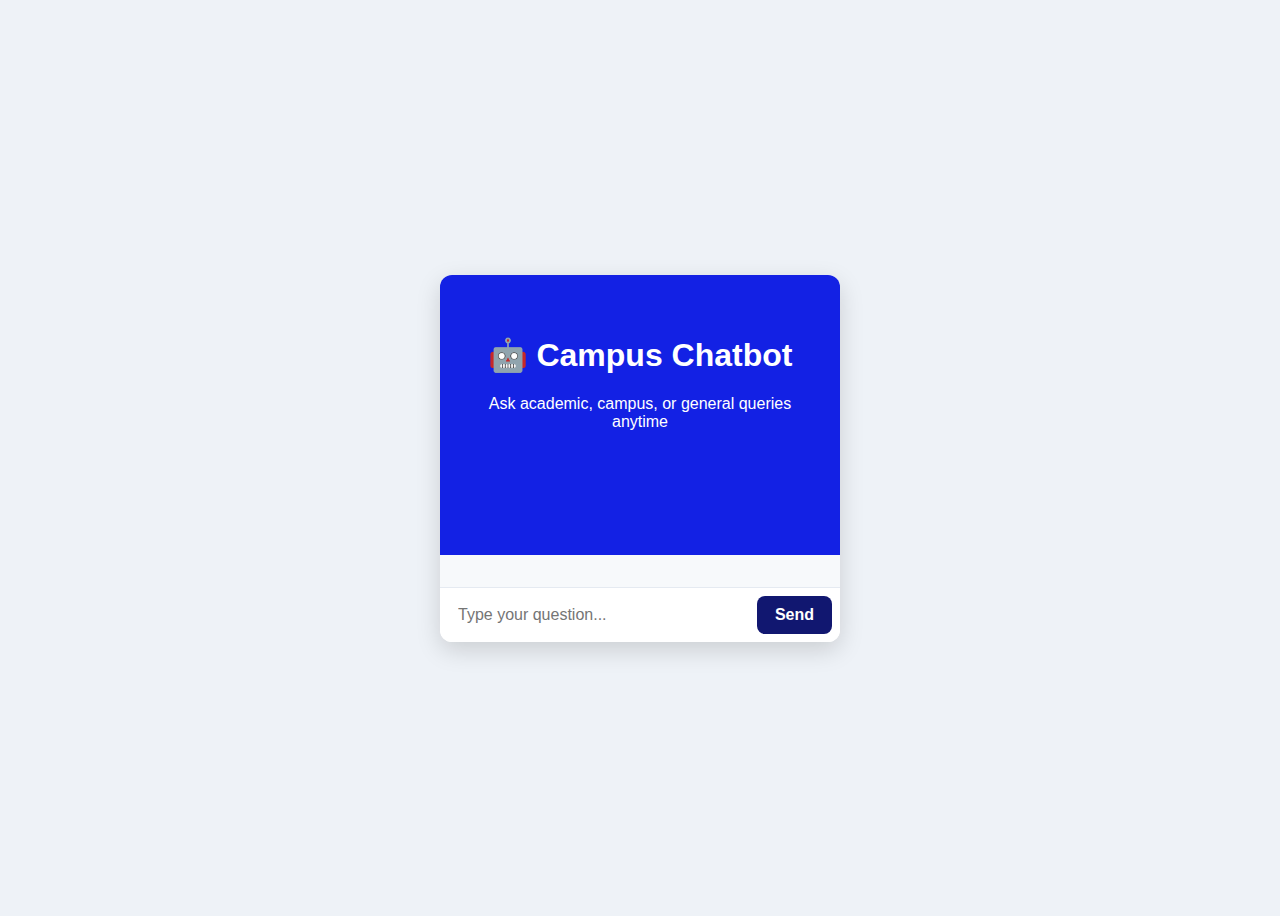
<file: chatbot/index.html>
<!DOCTYPE html>
<html lang="en">
<head>
    <meta charset="UTF-8">
    <title>🤖 Campus Chatbot</title>
    <link rel="stylesheet" href="css/style.css">
</head>
<body>
    <div class="chatbot-container">
        <header>
            <h1>🤖 Campus Chatbot</h1>
            <p>Ask academic, campus, or general queries anytime</p>
        </header>
        <div class="chatbox" id="chatbox"></div>
        <div class="chat-input">
            <input type="text" id="user-input" placeholder="Type your question..." autocomplete="off">
            <button onclick="sendMessage()">Send</button>
        </div>
    </div>
    <script src="js\main.js"></script>
</body>
</html>
</file>
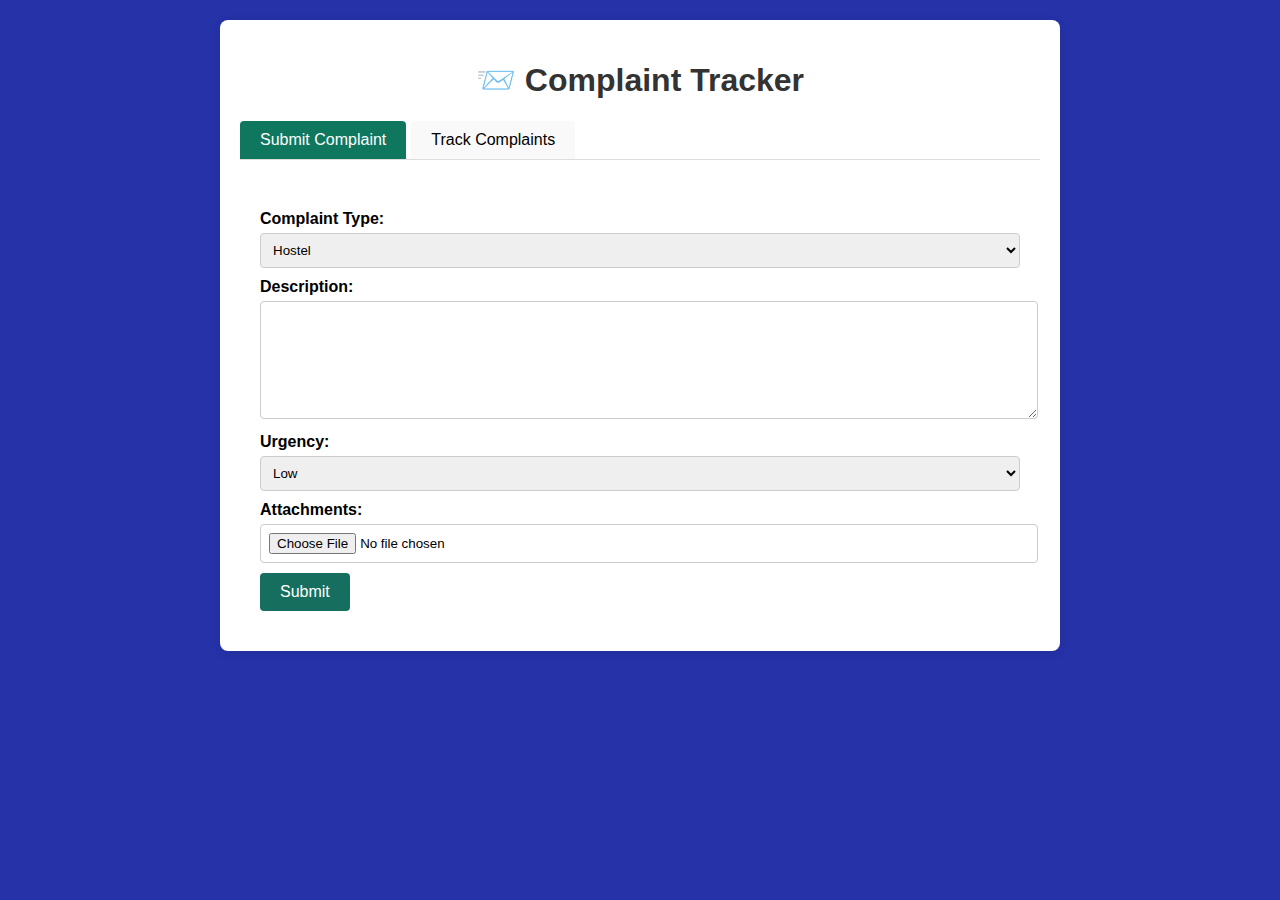
<file: Query/index.html>
<!DOCTYPE html>
<html lang="en">
<head>
    <meta charset="UTF-8">
    <title>Complaint Tracker</title>
    <link rel="stylesheet" href="css/style.css">
</head>
<body>
    <div class="container">
        <h1>📨 Complaint Tracker</h1>
        <div class="tabs">
            <button class="tab-btn active" onclick="openTab(event, 'submit')">Submit Complaint</button>
            <button class="tab-btn" onclick="openTab(event, 'track')">Track Complaints</button>
        </div>

        <div id="submit" class="tab-content">
            <form id="complaintForm">
                <label for="type">Complaint Type:</label>
                <select id="type" required>
                    <option value="hostel">Hostel</option>
                    <option value="mess">Mess</option>
                    <option value="academic">Academic</option>
                </select>
                <label for="desc">Description:</label>
                <textarea id="desc" required></textarea>
                <label for="urgency">Urgency:</label>
                <select id="urgency" required>
                    <option value="low">Low</option>
                    <option value="medium">Medium</option>
                    <option value="high">High</option>
                </select>
                <label for="attachments">Attachments:</label>
                <input type="file" id="attachments">
                <button type="submit">Submit</button>
            </form>
        </div>

        <div id="track" class="tab-content" style="display:none;">
            <div id="complaintsList"></div>
        </div>
    </div>
    <script src="js\main.js"></script>
</body>
</html>
</file>
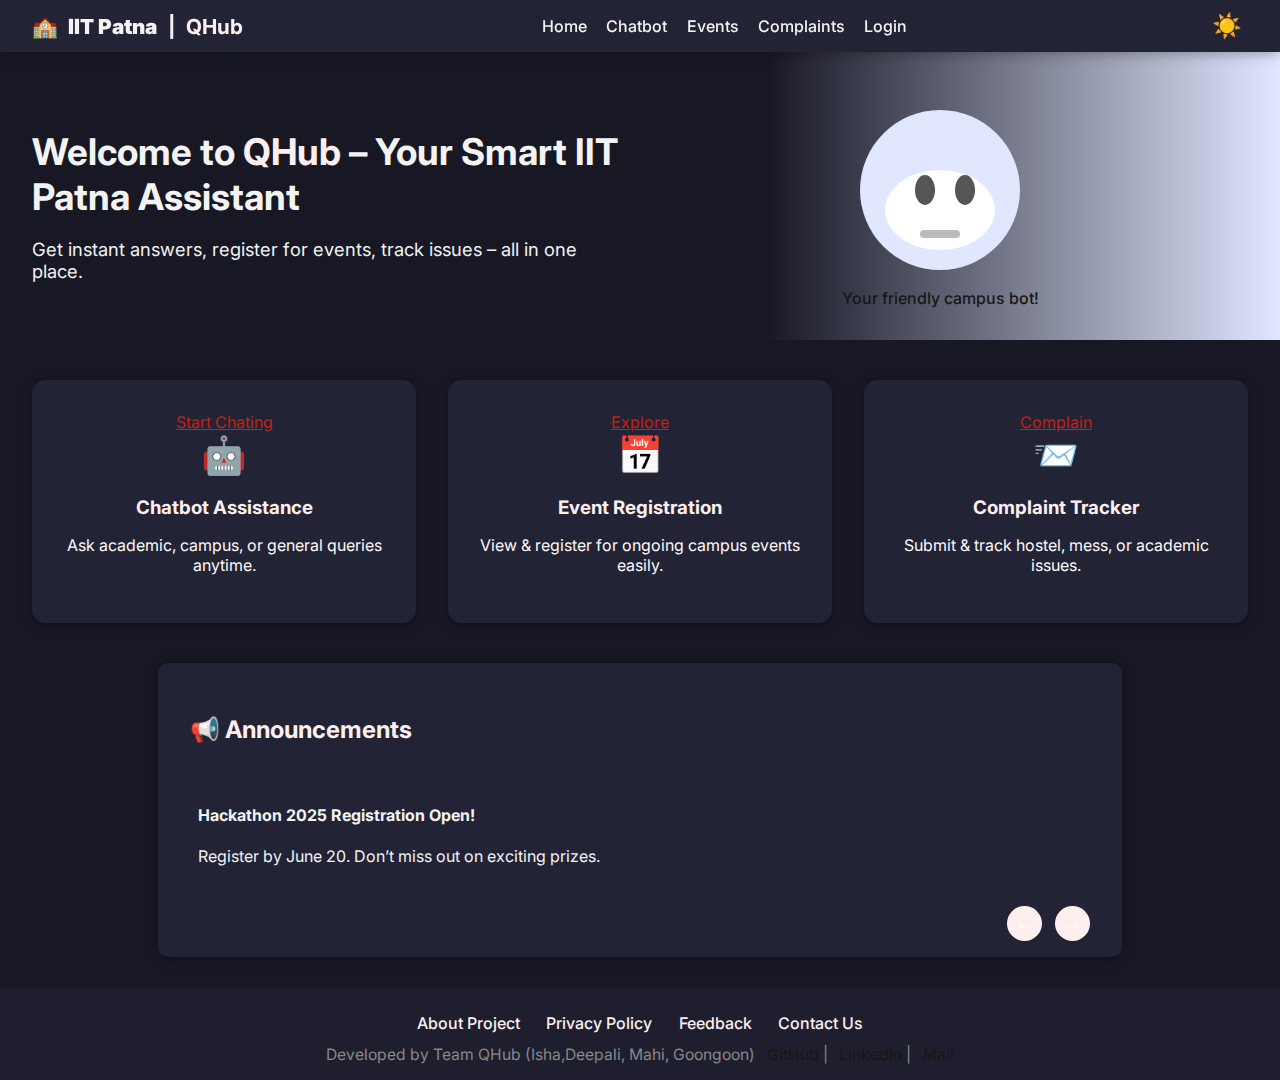
<file: SecondPageCapstone/home.html>
<!DOCTYPE html>
<html lang="en">
<head>
  <meta charset="UTF-8" />
  <meta name="viewport" content="width=device-width, initial-scale=1.0"/>
  <title>QHub – Your Smart IIT Patna Assistant</title>
  <link rel="preconnect" href="https://fonts.googleapis.com">
  <link href="https://fonts.googleapis.com/css2?family=Inter:wght@400;700&display=swap" rel="stylesheet">
  <link rel="stylesheet" href="css/style1.css">
</head>
<body>
  <!-- Header -->
  <header class="navbar">
    <div class="logo">
      <span>🏫</span>
      <strong>IIT Patna</strong> | <span class="project-name">QHub</span>
    </div>
    <nav>
      <a href="#">Home</a>
      <a href="#">Chatbot</a>
      <a href="#">Events</a>
      <a href="#">Complaints</a>
      <a href="#">Login</a>
    </nav>
    <button id="theme-toggle" title="Toggle theme">🌙</button>
  </header>

  <!-- Hero Section -->
  <section class="hero">
    <div class="hero-left">
      <h1>Welcome to <span class="highlight">QHub</span> – Your Smart IIT Patna Assistant</h1>
      <p>Get instant answers, register for events, track issues – all in one place.</p>
      
    </div>
    <div class="hero-right">
      <!-- Simple SVG mascot -->
      <svg width="180" height="180" viewBox="0 0 180 180">
        <circle cx="90" cy="90" r="80" fill="#e0e7ff"/>
        <ellipse cx="90" cy="110" rx="55" ry="40" fill="#fff"/>
        <ellipse cx="75" cy="90" rx="10" ry="15" fill="#555"/>
        <ellipse cx="115" cy="90" rx="10" ry="15" fill="#555"/>
        <rect x="70" y="130" width="40" height="8" rx="4" fill="#bbb"/>
      </svg>
      <div class="mascot-caption">Your friendly campus bot!</div>
    </div>
  </section>

  <!-- Core Features -->
  <section class="features">
    <div class="feature">
      <a href="file:///D:/CAPSTONE/chatbot/index.html">Start Chating</a>
      <div class="icon">🤖</div>
      <h3>Chatbot Assistance</h3>
      <p>Ask academic, campus, or general queries anytime.</p>
    </div>
    <div class="feature">
      <a href="file:///D:/CAPSTONE/EVENTS%20PAGE%20CAPSTONE/event%20page%20-%20Copy%20(2)/EventOrganiserPanel.html">Explore</a>
      <div class="icon">📅</div>
      <h3>Event Registration</h3>
      <p>View & register for ongoing campus events easily.</p>
    </div>
    <div class="feature">
      <a href="file:///D:/CAPSTONE/Query/index.html">Complain</a>
      <div class="icon">📨</div>
      <h3>Complaint Tracker</h3>
      <p>Submit & track hostel, mess, or academic issues.</p>
    </div>
    <!-- <div class="feature">
      <div class="icon">📊</div>
      <h3>Performance Summary</h3>
      <p>View your previous chatbot interactions & history.</p>
    </div> -->
  </section>

  <!-- Announcements Carousel -->
  <section class="announcements">
    <h2>📢 Announcements</h2>
    <div class="carousel" id="carousel">
      <div class="carousel-item active">
        <h4>Hackathon 2025 Registration Open!</h4>
        <p>Register by June 20. Don’t miss out on exciting prizes.</p>
      </div>
      <div class="carousel-item">
        <h4>Mess Feedback Deadline</h4>
        <p>Submit your feedback by June 15 for menu improvements.</p>
      </div>
      <div class="carousel-item">
        <h4>New Hostel Allotment Notice</h4>
        <p>Check your student portal for room assignments.</p>
      </div>
    </div>
    <div class="carousel-controls">
      <button id="prev">&#8592;</button>
      <button id="next">&#8594;</button>
    </div>
  </section>

  
  <!-- Footer -->
  <footer>
    <div class="footer-links">
      <a href="#">About Project</a>
      <a href="#">Privacy Policy</a>
      <a href="#">Feedback</a>
      <a href="#">Contact Us</a>
    </div>
    <div class="footer-credits">
      Developed by Team QHub (Isha,Deepali, Mahi, Goongoon)
      <span class="footer-socials">
        <a href="https://github.com/" target="_blank">GitHub</a> |
        <a href="https://linkedin.com/" target="_blank">LinkedIn</a> |
        <a href="mailto:teamxyz@iitp.ac.in">Mail</a>
      </span>
    </div>
  </footer>
  <script src="js\script1.js"></script>

</body>
</html>
</file>
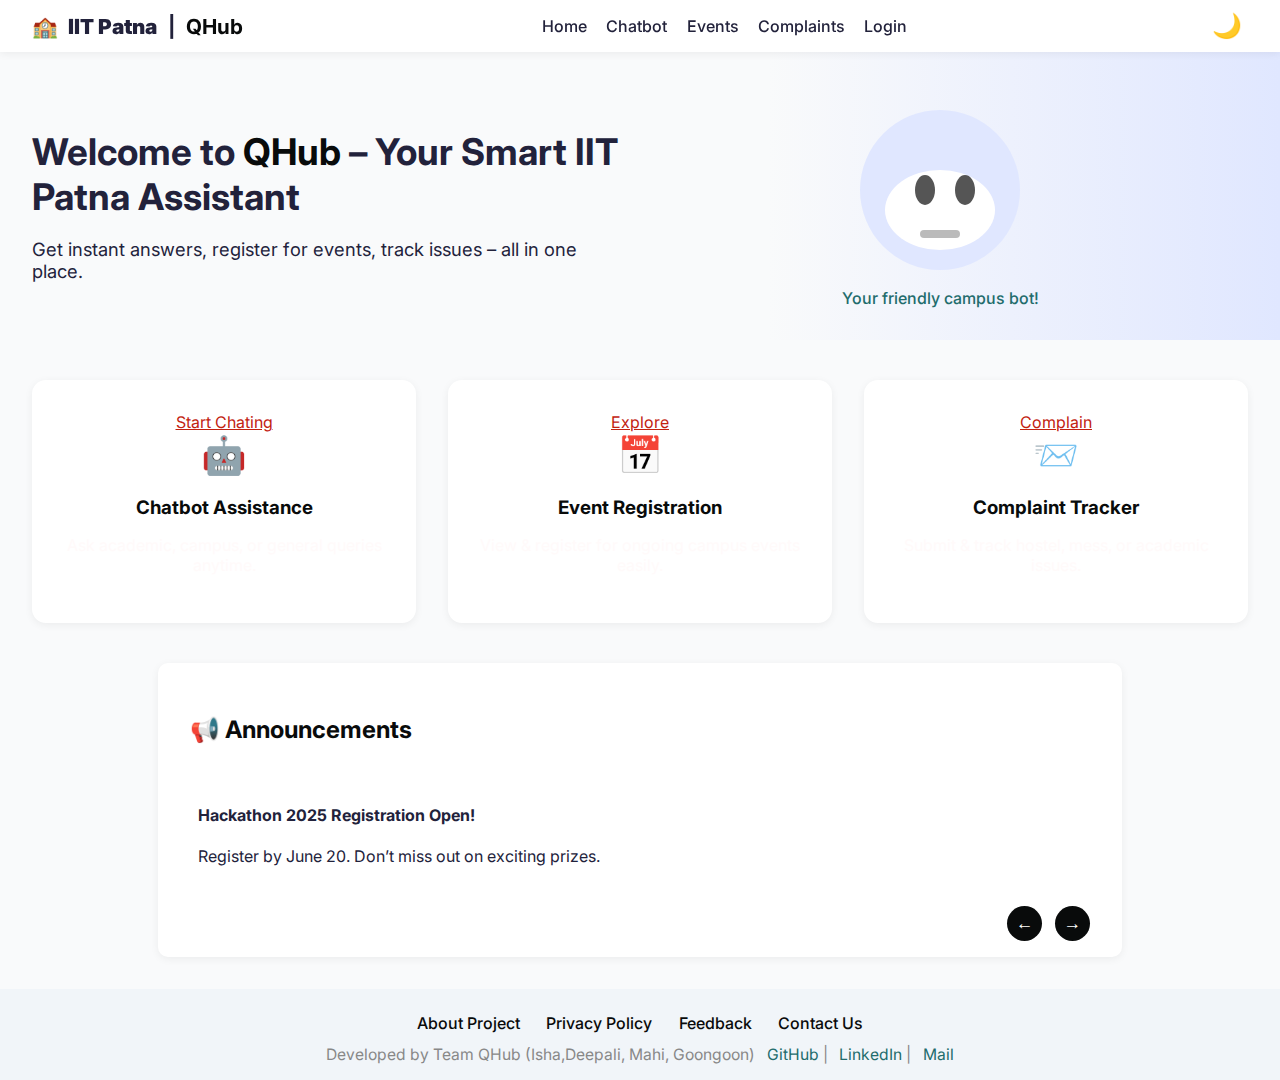
<file: ThirdPageCapstone/home.html>
<!DOCTYPE html>
<html lang="en">
<head>
  <meta charset="UTF-8" />
  <meta name="viewport" content="width=device-width, initial-scale=1.0"/>
  <title>QHub – Your Smart IIT Patna Assistant</title>
  <link rel="preconnect" href="https://fonts.googleapis.com">
  <link href="https://fonts.googleapis.com/css2?family=Inter:wght@400;700&display=swap" rel="stylesheet">
  <link rel="stylesheet" href="style.css">
    
</head>
<body>
  <!-- Header -->
  <header class="navbar">
    <div class="logo">
      <span>🏫</span>
      <strong>IIT Patna</strong> | <span class="project-name">QHub</span>
    </div>
    <nav>
      <a href="#">Home</a>
      <a href="#">Chatbot</a>
      <a href="#">Events</a>
      <a href="#">Complaints</a>
      <a href="#">Login</a>
    </nav>
    <button id="theme-toggle" title="Toggle theme">🌙</button>
  </header>

  <!-- Hero Section -->
  <section class="hero">
    <div class="hero-left">
      <h1>Welcome to <span class="highlight">QHub</span> – Your Smart IIT Patna Assistant</h1>
      <p>Get instant answers, register for events, track issues – all in one place.</p>
      <!-- <div class="cta-buttons">
        <button class="primary">💬 Start Chatting</button>
        <button class="secondary">🔐 Login with IITP Email</button>
      </div> -->
    </div>
    <div class="hero-right">
      <!-- Simple SVG mascot -->
      <svg width="180" height="180" viewBox="0 0 180 180">
        <circle cx="90" cy="90" r="80" fill="#e0e7ff"/>
        <ellipse cx="90" cy="110" rx="55" ry="40" fill="#fff"/>
        <ellipse cx="75" cy="90" rx="10" ry="15" fill="#555"/>
        <ellipse cx="115" cy="90" rx="10" ry="15" fill="#555"/>
        <rect x="70" y="130" width="40" height="8" rx="4" fill="#bbb"/>
      </svg>
      <div class="mascot-caption">Your friendly campus bot!</div>
    </div>
  </section>

  <!-- Core Features -->
  <section class="features">
    <div class="feature">
      <a href="file:///D:/chatbot/index.html">Start Chating</a>
      <div class="icon">🤖</div>
      <h3>Chatbot Assistance</h3>
      <p>Ask academic, campus, or general queries anytime.</p>
    </div>
    <div class="feature">
      <a href="file:///D:/CAPSTONE/FourthPageCapstone/event%20page%20-%20Copy%20(2)/EventOrganiserPanel.html">Explore</a>
      <div class="icon">📅</div>
      <h3>Event Registration</h3>
      <p>View & register for ongoing campus events easily.</p>
    </div>
    <div class="feature">
      <a href="file:///D:/CAPSTONE/Query/index.html">Complain</a>
      <div class="icon">📨</div>
      <h3>Complaint Tracker</h3>
      <p>Submit & track hostel, mess, or academic issues.</p>
    </div>
    <!-- <div class="feature">
      <div class="icon">📊</div>
      <h3>Performance Summary</h3>
      <p>View your previous chatbot interactions & history.</p>
    </div> -->
  </section>

  <!-- Announcements Carousel -->
  <section class="announcements">
    <h2>📢 Announcements</h2>
    <div class="carousel" id="carousel">
      <div class="carousel-item active">
        <h4>Hackathon 2025 Registration Open!</h4>
        <p>Register by June 20. Don’t miss out on exciting prizes.</p>
      </div>
      <div class="carousel-item">
        <h4>Mess Feedback Deadline</h4>
        <p>Submit your feedback by June 15 for menu improvements.</p>
      </div>
      <div class="carousel-item">
        <h4>New Hostel Allotment Notice</h4>
        <p>Check your student portal for room assignments.</p>
      </div>
    </div>
    <div class="carousel-controls">
      <button id="prev">&#8592;</button>
      <button id="next">&#8594;</button>
    </div>
  </section>

  
  <!-- Footer -->
  <footer>
    <div class="footer-links">
      <a href="#">About Project</a>
      <a href="#">Privacy Policy</a>
      <a href="#">Feedback</a>
      <a href="#">Contact Us</a>
    </div>
    <div class="footer-credits">
      Developed by Team QHub (Isha,Deepali, Mahi, Goongoon)
      <span class="footer-socials">
        <a href="https://github.com/" target="_blank">GitHub</a> |
        <a href="https://linkedin.com/" target="_blank">LinkedIn</a> |
        <a href="mailto:teamxyz@iitp.ac.in">Mail</a>
      </span>
    </div>
  </footer>
  <script src="script.js"></script>

</body>
</html>
</file>
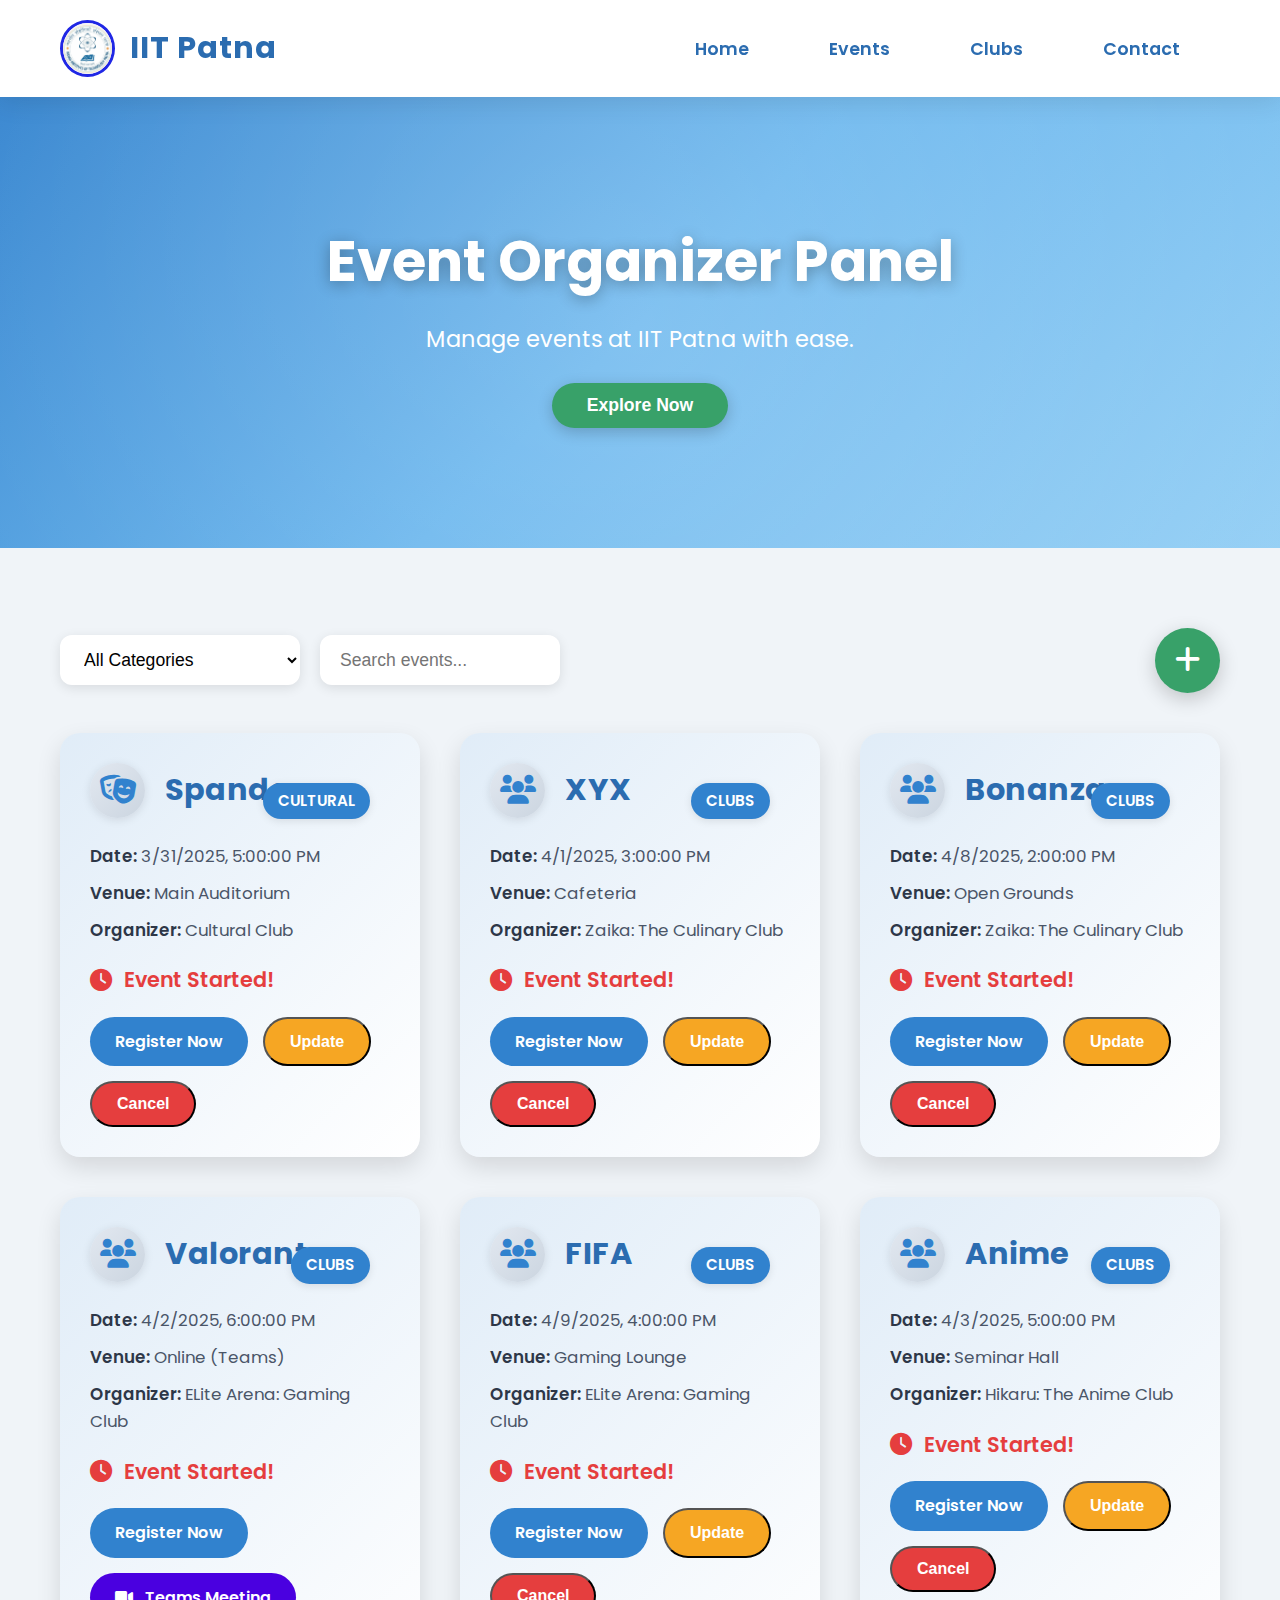
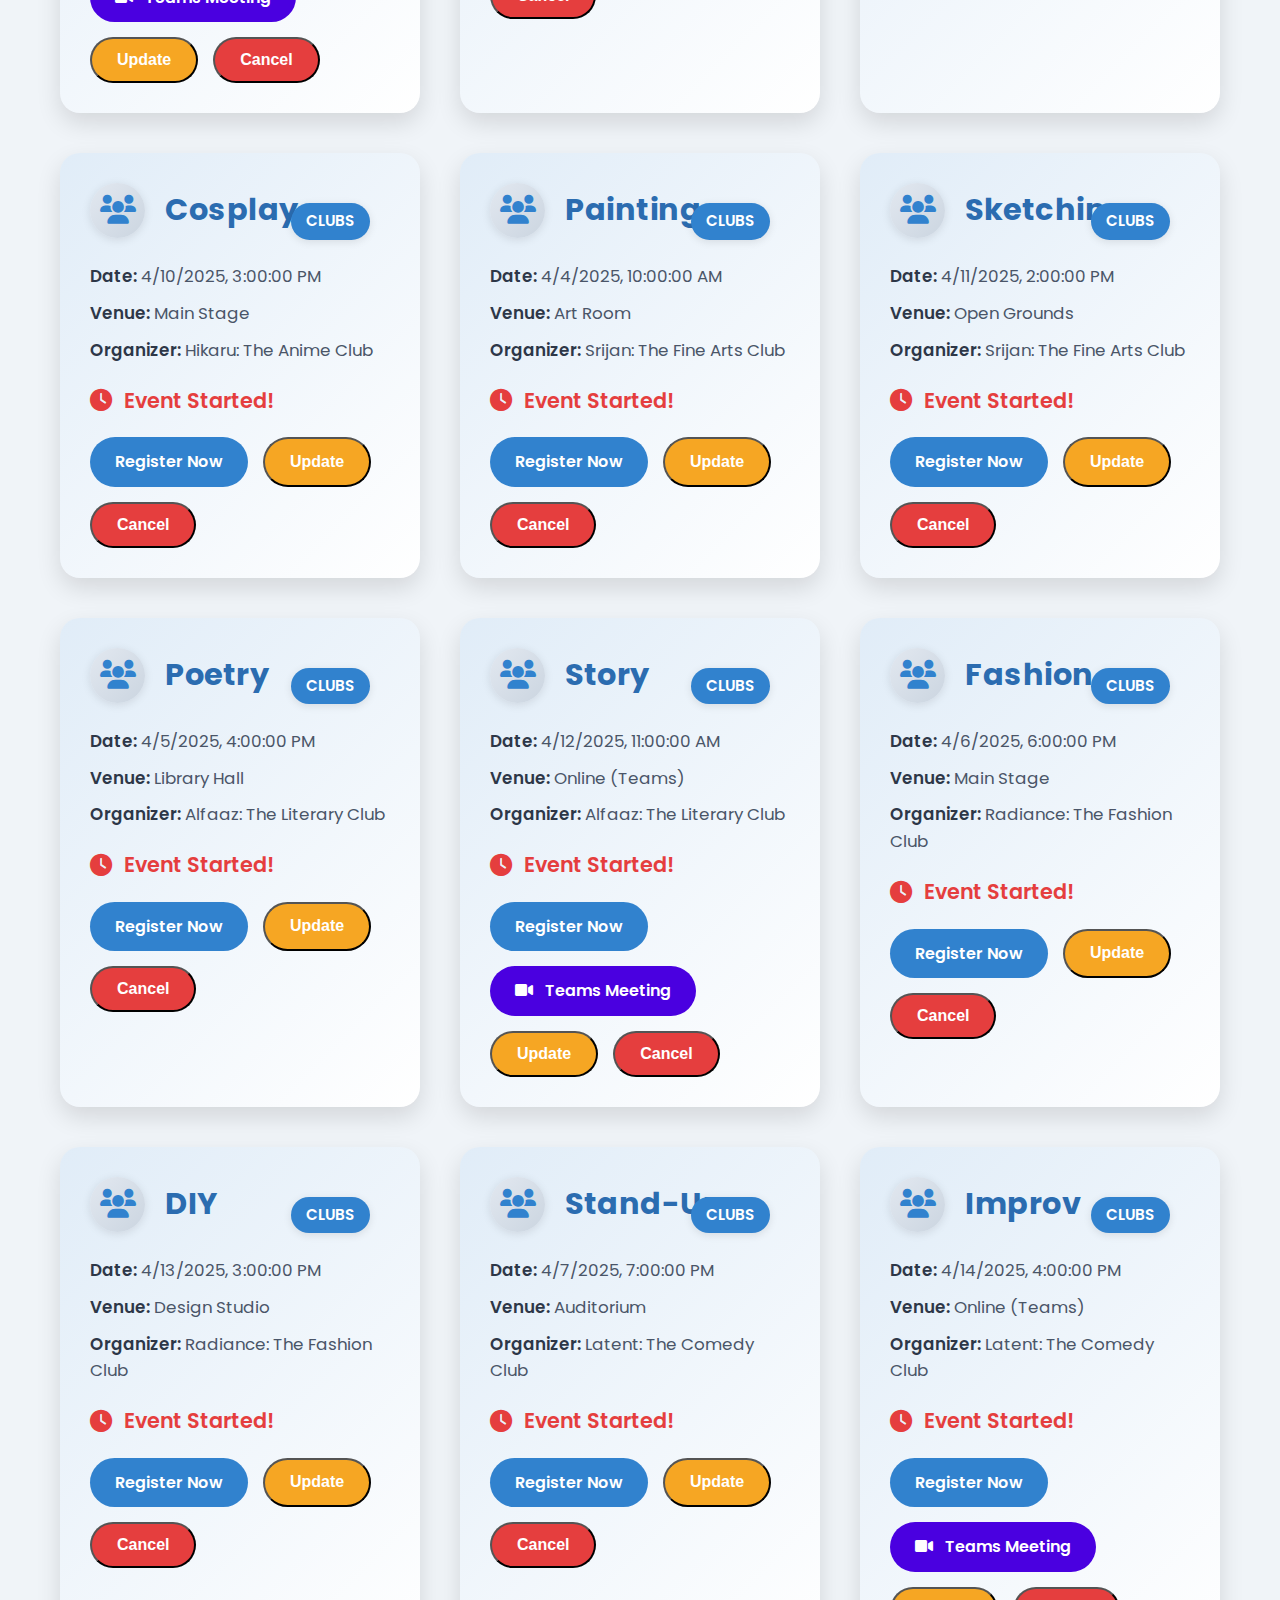
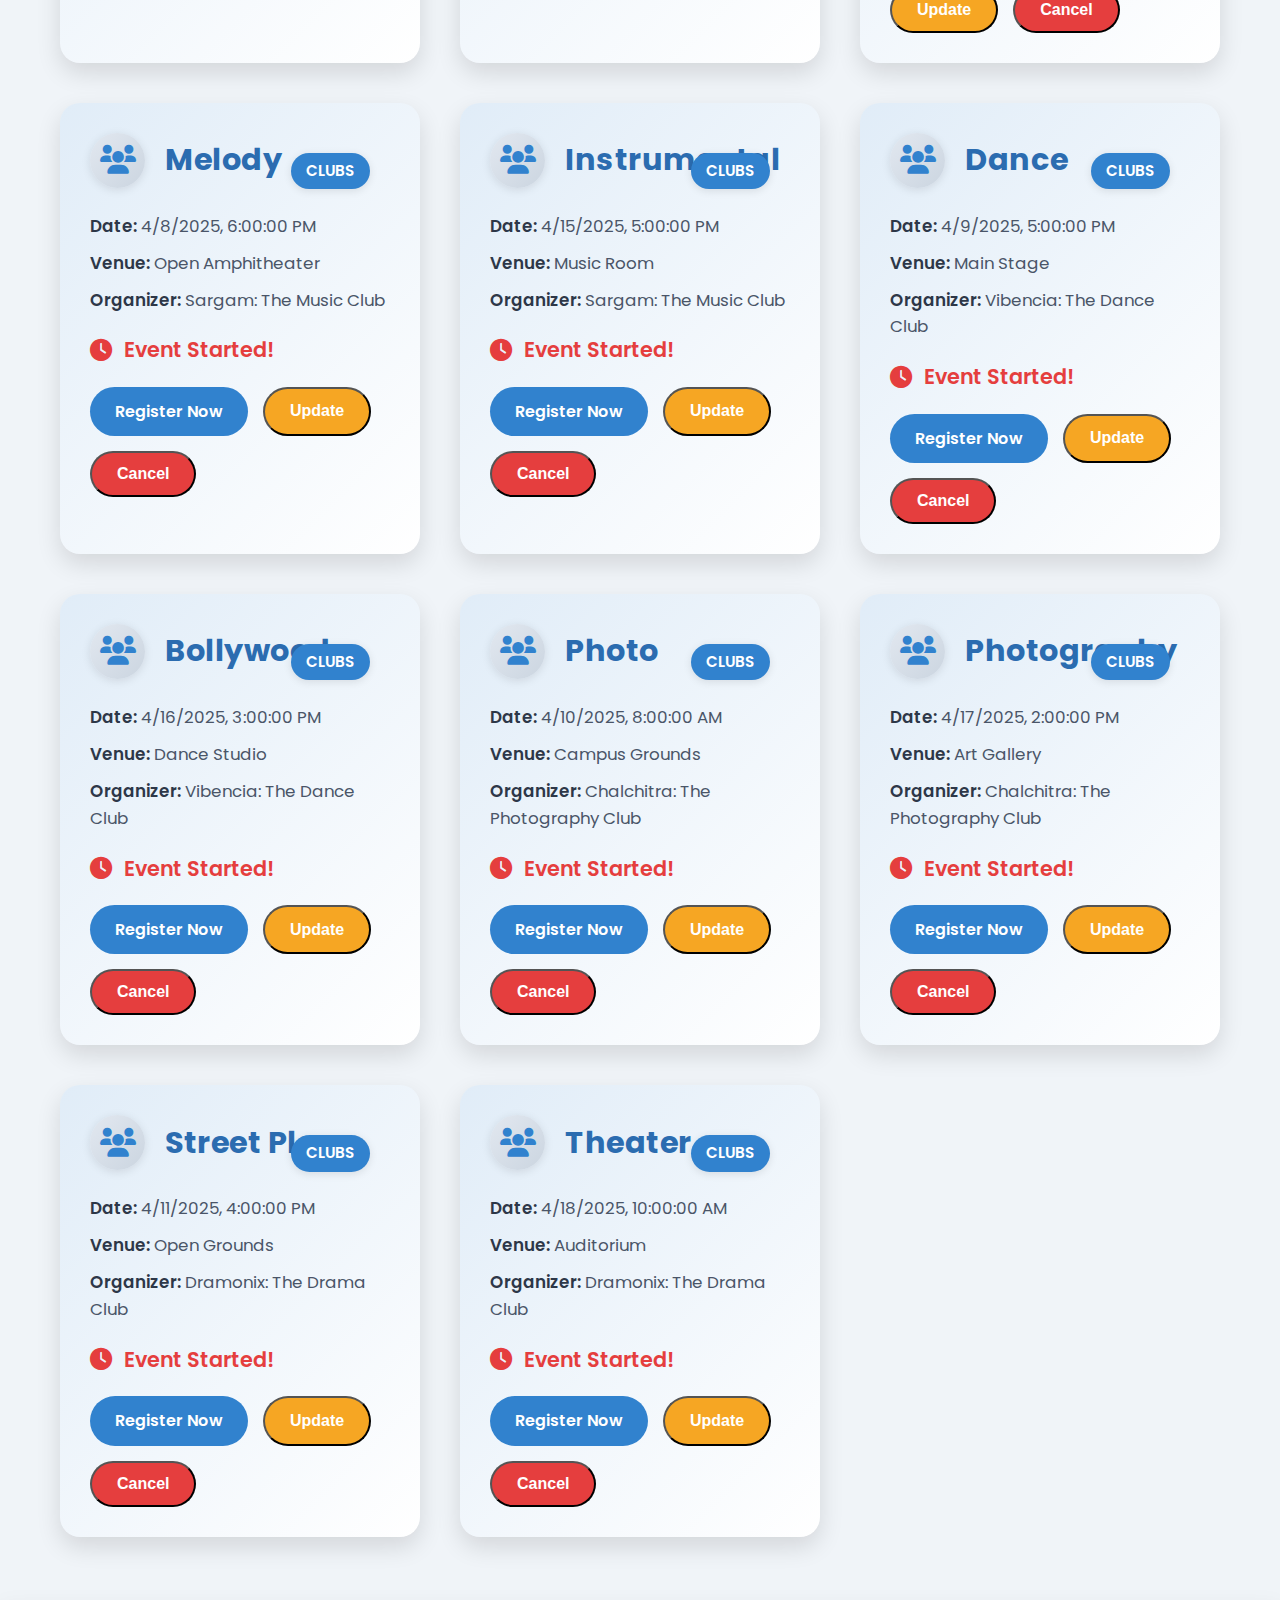
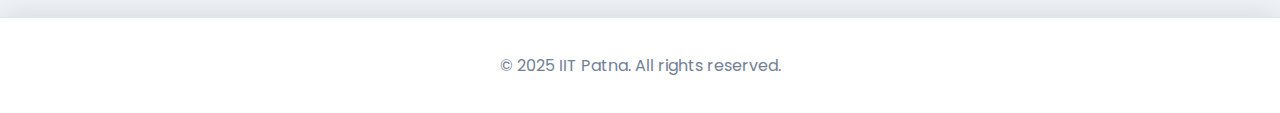
<file: EVENTS PAGE CAPSTONE/event page - Copy (2)/EventOrganiserPanel.html>
<!DOCTYPE html>
<html lang="en">
<head>
    <meta charset="UTF-8">
    <meta name="viewport" content="width=device-width, initial-scale=1.0">
    <title>IIT Patna Event Organizer Panel</title>
    <link rel="stylesheet" href="EventOrganiser.css">
    <link href="https://fonts.googleapis.com/css2?family=Poppins:wght@400;600;700&display=swap" rel="stylesheet">
    <link rel="stylesheet" href="https://cdnjs.cloudflare.com/ajax/libs/font-awesome/6.0.0-beta3/css/all.min.css">
</head>
<body>
    <header>
        <div class="logo">
            <img src="logo.jpg" alt="IIT Patna Logo" id="iitp-logo">
            <span>IIT Patna</span>
        </div>
        <nav>
            <ul>
                <li><a href="#">Home</a></li>
                <li><a href="#">Events</a></li>
                <li><a href="#">Clubs</a></li>
                <li><a href="#">Contact</a></li>
            </ul>
        </nav>
    </header>

    <section class="hero">
        <div class="hero-content">
            <h1>Event Organizer Panel</h1>
            <p>Manage events at IIT Patna with ease.</p>
            <button class="hero-btn">Explore Now</button>
        </div>
    </section>

    <section class="events-section">
        <div class="controls">
            <div class="filter-bar">
                <select id="category-filter">
                    <option value="all">All Categories</option>
                    <option value="tech">Tech</option>
                    <option value="cultural">Cultural</option>
                    <option value="sports">Sports</option>
                    <option value="academic">Academic</option>
                    <option value="workshops">Workshops</option>
                    <option value="hackathons">Hackathons</option>
                    <option value="clubs">Clubs</option>
                </select>
                <input type="text" id="search-bar" placeholder="Search events...">
            </div>
            <button id="add-event-btn" class="fab"><i class="fas fa-plus"></i></button>
        </div>

        <div class="events-container" id="events-container">
            <!-- Events will be dynamically added via JS -->
        </div>
    </section>

    <!-- Add Event Modal -->
    <div id="add-event-modal" class="modal">
        <div class="modal-content">
            <span id="close-modal" class="close">×</span>
            <h2>Add New Event</h2>
            <form id="add-event-form">
                <input type="text" id="event-title" placeholder="Event Title" required>
                <select id="event-category" required>
                    <option value="" disabled selected>Select Category</option>
                    <option value="tech">Tech</option>
                    <option value="cultural">Cultural</option>
                    <option value="sports">Sports</option>
                    <option value="academic">Academic</option>
                    <option value="workshops">Workshops</option>
                    <option value="hackathons">Hackathons</option>
                    <option value="clubs">Clubs</option>
                </select>
                <input type="datetime-local" id="event-date" required>
                <input type="text" id="event-venue" placeholder="Venue" required>
                <input type="text" id="event-organizer" placeholder="Organizer" required>
                <input type="url" id="event-link" placeholder="Registration Link" required>
                <button type="submit" class="submit-btn">Add Event</button>
            </form>
        </div>
    </div>

    <!-- Update Event Modal -->
    <div id="update-event-modal" class="modal">
        <div class="modal-content">
            <span id="close-update-modal" class="close">×</span>
            <h2>Update Event</h2>
            <form id="update-event-form">
                <input type="hidden" id="update-event-index">
                <input type="text" id="update-event-title" placeholder="Event Title" required>
                <select id="update-event-category" required>
                    <option value="" disabled>Select Category</option>
                    <option value="tech">Tech</option>
                    <option value="cultural">Cultural</option>
                    <option value="sports">Sports</option>
                    <option value="academic">Academic</option>
                    <option value="workshops">Workshops</option>
                    <option value="hackathons">Hackathons</option>
                    <option value="clubs">Clubs</option>
                </select>
                <input type="datetime-local" id="update-event-date" required>
                <input type="text" id="update-event-venue" placeholder="Venue" required>
                <input type="text" id="update-event-organizer" placeholder="Organizer" required>
                <input type="url" id="update-event-link" placeholder="Registration Link" required>
                <button type="submit" class="submit-btn">Update Event</button>
            </form>
        </div>
    </div>

    <!-- Cancel Event Modal -->
    <div id="cancel-event-modal" class="modal">
        <div class="modal-content">
            <span id="close-cancel-modal" class="close">×</span>
            <h2>Cancel Event</h2>
            <p>Are you sure you want to cancel this event?</p>
            <input type="hidden" id="cancel-event-index">
            <div class="modal-buttons">
                <button id="confirm-cancel-btn" class="cancel-btn">Yes, Cancel</button>
                <button id="cancel-cancel-btn" class="submit-btn">No, Keep</button>
            </div>
        </div>
    </div>

    <footer>
        <p>© 2025 IIT Patna. All rights reserved.</p>
    </footer>

    <script src="EventOrganiser.js"></script>
</body>
</html>
</file>
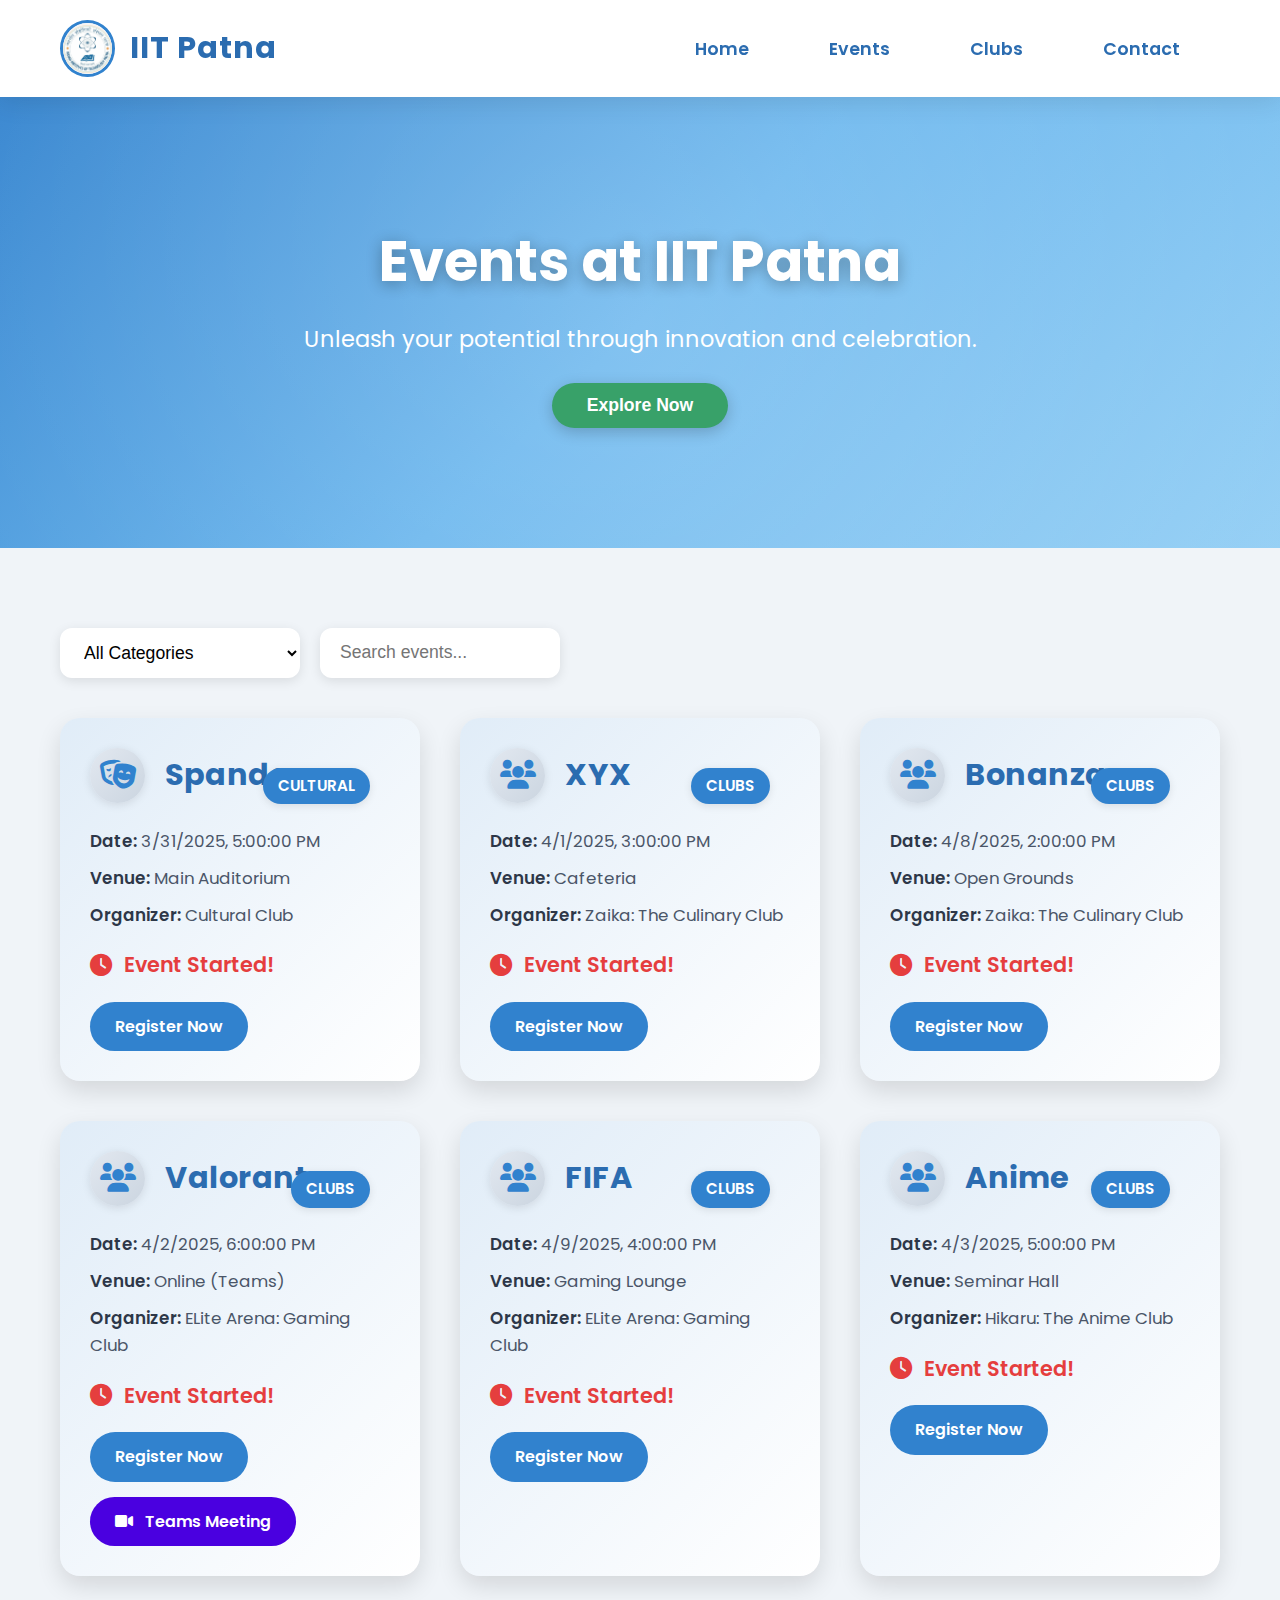
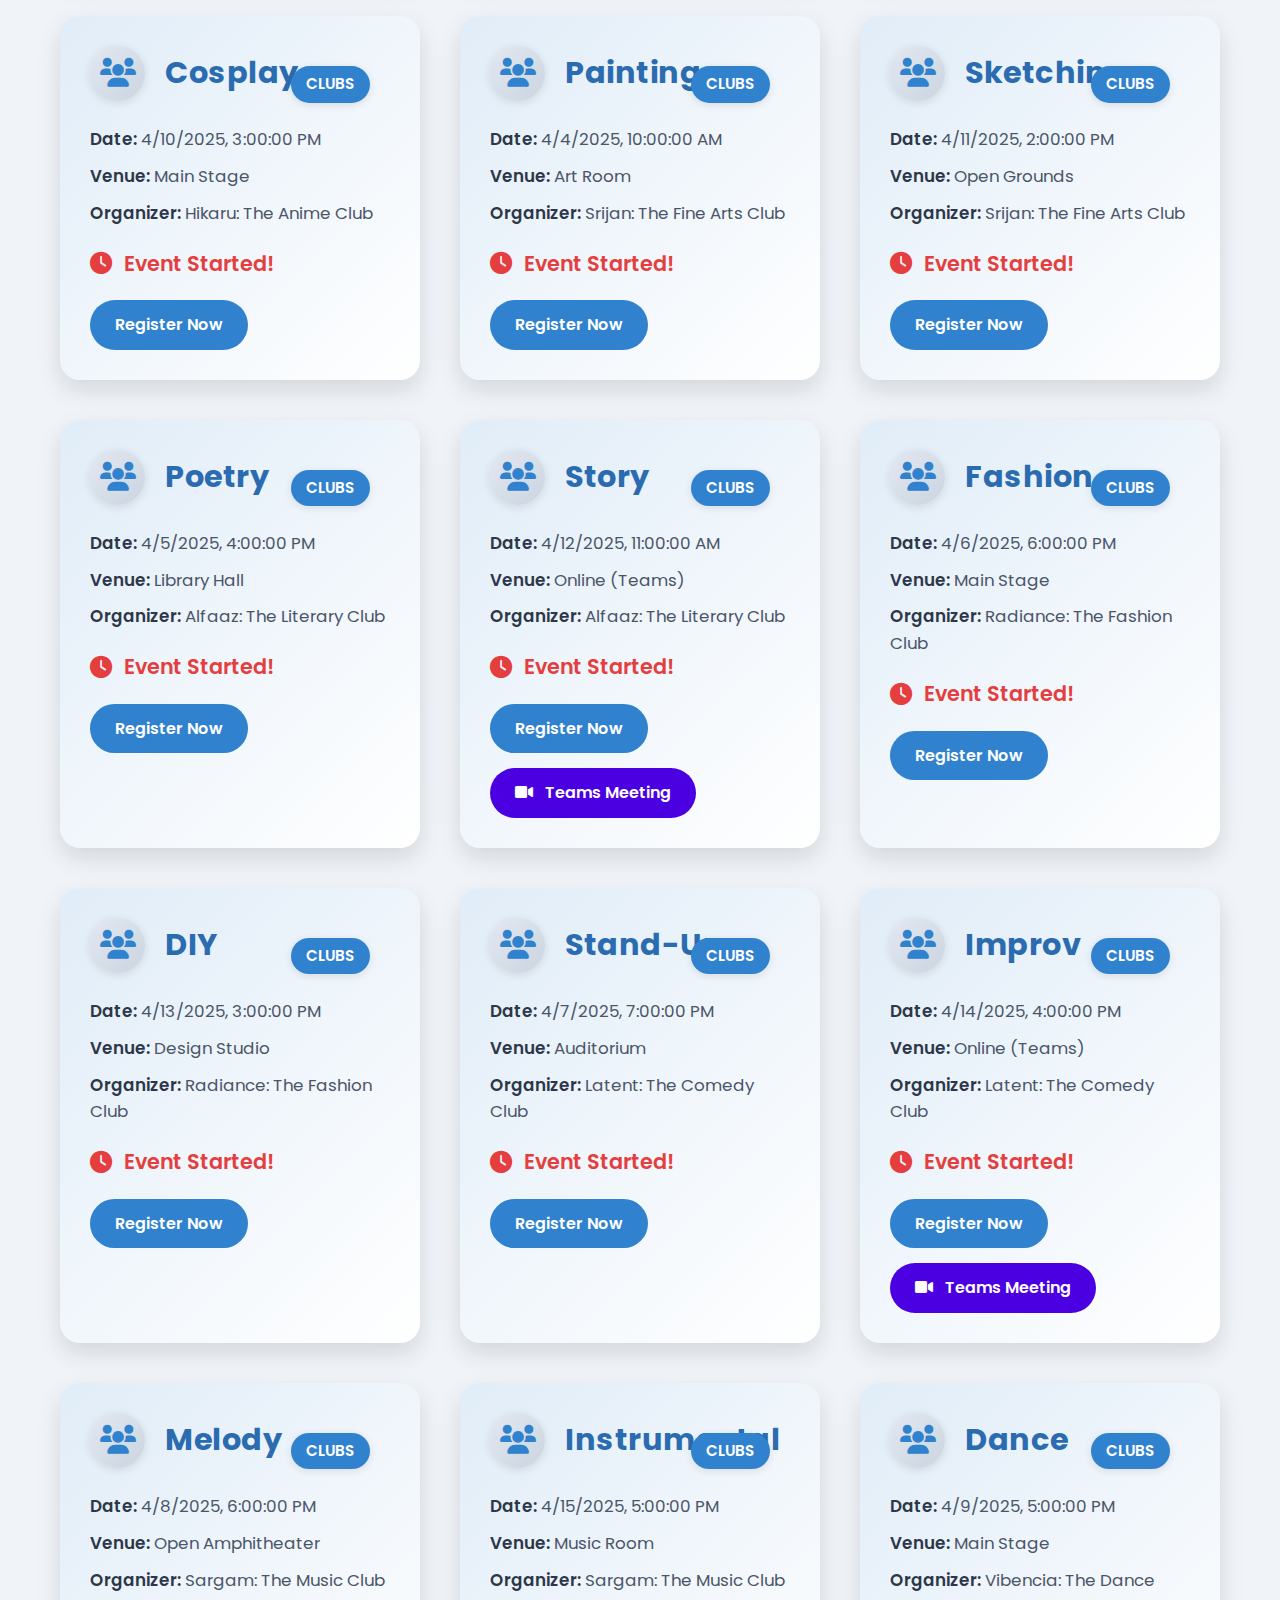
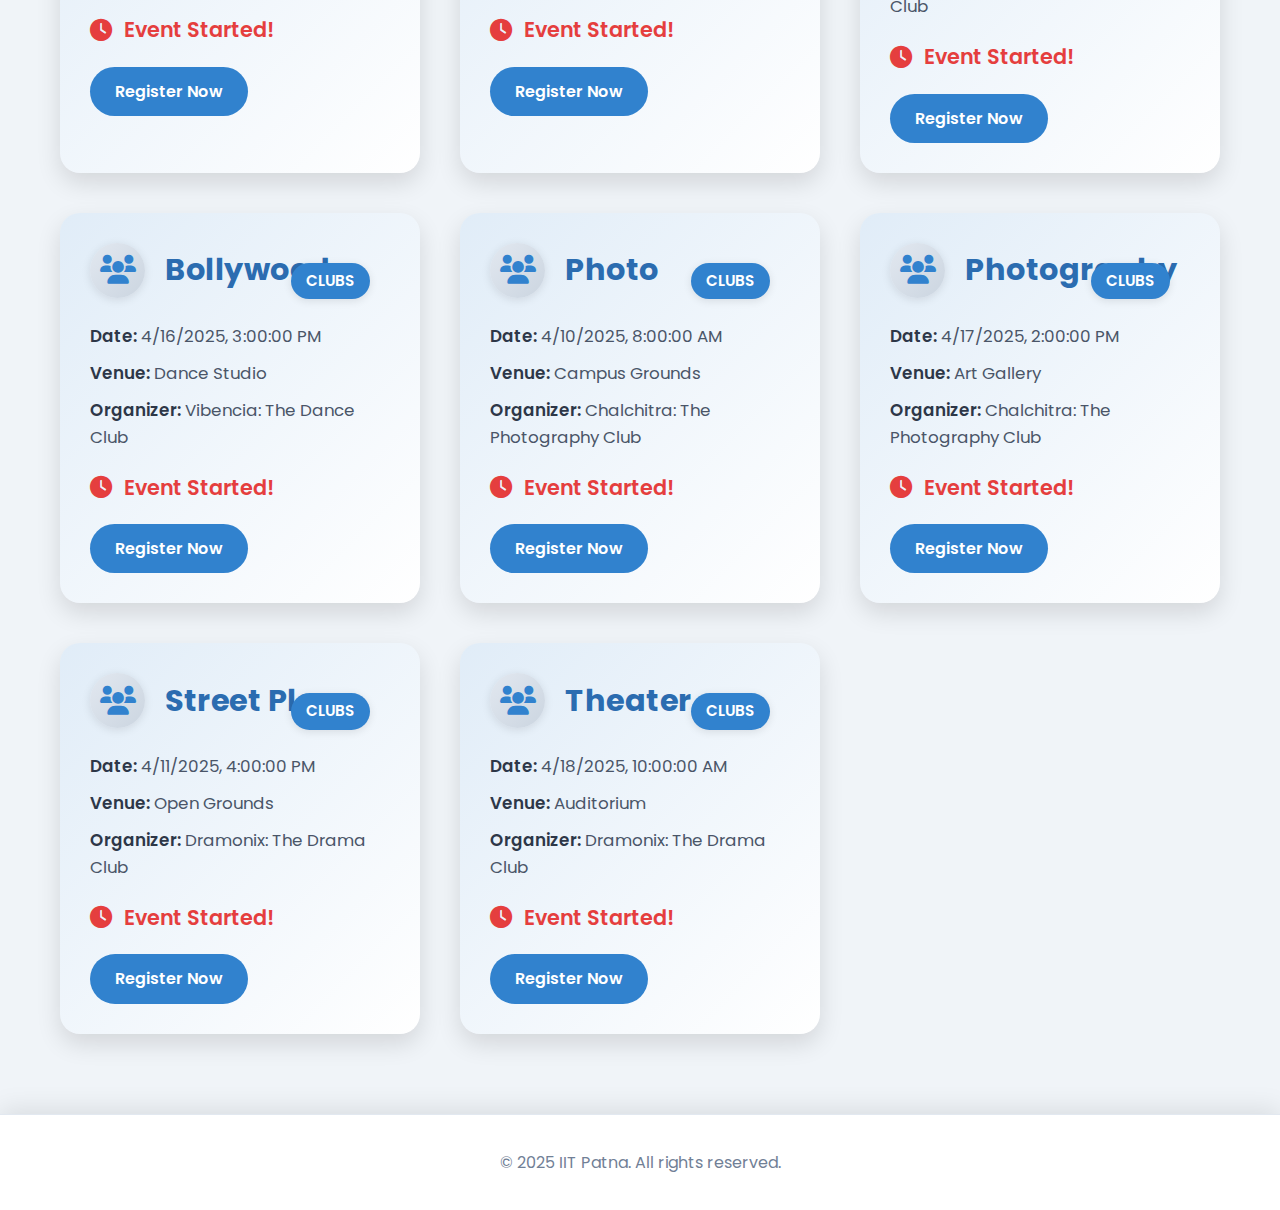
<file: EVENTS PAGE CAPSTONE/event page - Copy (2)/StudentPanel.html>
<!DOCTYPE html>
<html lang="en">
<head>
    <meta charset="UTF-8">
    <meta name="viewport" content="width=device-width, initial-scale=1.0">
    <title>IIT Patna Student Events Dashboard</title>
    <link rel="stylesheet" href="Student.css">
    <link href="https://fonts.googleapis.com/css2?family=Poppins:wght@400;600;700&display=swap" rel="stylesheet">
    <link rel="stylesheet" href="https://cdnjs.cloudflare.com/ajax/libs/font-awesome/6.0.0-beta3/css/all.min.css">
</head>
<body>
    <header>
        <div class="logo">
            <img src="logo.jpg" alt="IIT Patna Logo" id="iitp-logo">
            <span>IIT Patna</span>
        </div>
        <nav>
            <ul>
                <li><a href="#">Home</a></li>
                <li><a href="#">Events</a></li>
                <li><a href="#">Clubs</a></li>
                <li><a href="#">Contact</a></li>
            </ul>
        </nav>
    </header>

    <section class="hero">
        <div class="hero-content">
            <h1>Events at IIT Patna</h1>
            <p>Unleash your potential through innovation and celebration.</p>
            <button class="hero-btn">Explore Now</button>
        </div>
    </section>

    <section class="events-section">
        <div class="controls">
            <div class="filter-bar">
                <select id="category-filter">
                    <option value="all">All Categories</option>
                    <option value="tech">Tech</option>
                    <option value="cultural">Cultural</option>
                    <option value="sports">Sports</option>
                    <option value="academic">Academic</option>
                    <option value="workshops">Workshops</option>
                    <option value="hackathons">Hackathons</option>
                    <option value="clubs">Clubs</option>
                </select>
                <input type="text" id="search-bar" placeholder="Search events...">
            </div>
        </div>

        <div class="events-container" id="events-container">
          
        </div>
    </section>

    <footer>
        <p>© 2025 IIT Patna. All rights reserved.</p>
    </footer>

    <script src="Student.js"></script>
</body>
</html>
</file>
<file: chatbot/css/style.css>
body {
    background: #eef2f7;
    font-family: 'Segoe UI', Arial, sans-serif;
    display: flex;
    justify-content: center;
    align-items: center;
    height: 100vh;
}

.chatbot-container {
    background: #fff;
    width: 400px;
    border-radius: 12px;
    box-shadow: 0 8px 24px rgba(0,0,0,0.15);
    display: flex;
    flex-direction: column;
    overflow: hidden;
}

header {
    background: #1321e4;
    color: #fff;
    padding: 40px;
    height: 200px;
    text-align: center;
    font-size: 1rem;
}

.chatbox {
    flex: 1;
    padding: 16px;
    overflow-y: auto;
    height: 500px;
    background: #f7f9fb;
}

.message {
    margin-bottom: 12px;
    display: flex;
    flex-direction: column;
}

.message.user {
    align-items: flex-end;
}

.message.bot {
    align-items: flex-start;
}

.bubble {
    padding: 10px 16px;
    border-radius: 18px;
    max-width: 80%;
}

.bubble.user {
    background: #1a797d;
    color: #fff;
    border-bottom-right-radius: 4px;
}

.bubble.bot {
    background: #e5eaf1;
    color: #222;
    border-bottom-left-radius: 4px;
}

.chat-input {
    display: flex;
    border-top: 1px solid #e5eaf1;
    padding: 8px;
    background: #fff;
    font-size: 1rem;
}

.chat-input input {
    flex: 1;
    padding: 10px;
    border: none;
    border-radius: 8px;
    outline: none;
    font-size: 1em;
}

.chat-input button {
    background: #111770;
    color: #fff;
    border: none;
    border-radius: 8px;
    margin-left: 8px;
    padding: 10px 18px;
    cursor: pointer;
    font-weight: bold;
    font-size: 1rem;
}
</file>
<file: Query/css/style.css>
body {
    font-family: Arial, sans-serif;
    background:rgba(23, 37, 163, 0.941);
    margin: 0;
    padding: 20px;
}
.container {
    background: white;
    max-width: 800px;
    margin: 0 auto;
    padding: 20px;
    border-radius: 8px;
    box-shadow: 0 2px 10px rgba(0,0,0,0.1);
}
h1 {
    color: #333;
    text-align: center;
}
.tabs {
    display: flex;
    margin-bottom: 20px;
    border-bottom: 1px solid #ddd;
}
.tab-btn {
    background: #f9f9f9;
    border: none;
    padding: 10px 20px;
    cursor: pointer;
    font-size: 16px;
    border-radius: 4px 4px 0 0;
    margin-right: 5px;
}
.tab-btn.active {
    background: #10775f;
    color: white;
}
.tab-content {
    padding: 20px;
    background: #fff;
    border-radius: 0 0 4px 4px;
}
form label {
    display: block;
    margin-top: 10px;
    font-weight: bold;
}
form input, form select, form textarea {
    width: 100%;
    padding: 8px;
    margin-top: 5px;
    border: 1px solid #ccc;
    border-radius: 4px;
}
form textarea {
    height: 100px;
    resize: vertical;
}
form button {
    background: #166f5e;
    color: white;
    border: none;
    padding: 10px 20px;
    margin-top: 10px;
    cursor: pointer;
    border-radius: 4px;
    font-size: 16px;
}
form button:hover {
    background: #118973;
}
#complaintsList {
    margin-top: 20px;
}
.complaint-item {
    background: #f9f9f9;
    padding: 15px;
    margin-bottom: 10px;
    border-radius: 4px;
    border-left: 4px solid #0a0b0b;
}
.complaint-item h3 {
    margin-top: 0;
    color: #333;
}
.complaint-item p {
    margin: 5px 0;
}
</file>
<file: SecondPageCapstone/css/style1.css>
:root {
  --primary: #0c14a7;
  --accent: #226c6c;
  --bg: #f9fafb;
  --text: #22223b;
  --header-bg: #fff;
  --footer-bg: #f1f5f9;
  --card-bg: #fff;
  --shadow: 0 2px 8px rgba(0,0,0,0.06);
}

[data-theme="dark"] {
  --primary: #feefef;
  --accent: #161717;
  --bg: #181825;
  --text: #f3f3f3;
  --header-bg: #232336;
  --footer-bg: #1e1e2e;
  --card-bg: #232336;
  --shadow: 0 2px 12px rgba(0,0,0,0.3);
}

body {
  font-family: 'Inter', Arial, sans-serif;
  background: var(--bg);
  color: var(--text);
  margin: 0;
  padding: 0;
  min-height: 100vh;
  transition: background 0.3s, color 0.3s;
}

.navbar {
  position: sticky;
  top: 0;
  background: var(--header-bg);
  display: flex;
  align-items: center;
  justify-content: space-between;
  padding: 0.7em 2em;
  box-shadow: var(--shadow);
  z-index: 100;
}

.logo {
  font-size: 1.3em;
  font-weight: 700;
  display: flex;
  align-items: center;
  gap: 0.5em;
}
.project-name {
  color: var(--primary);
  font-weight: 700;
}
.navbar nav {
  display: flex;
  gap: 1.2em;
}
.navbar nav a {
  text-decoration: none;
  color: var(--text);
  font-weight: 500;
  transition: color 0.2s;
}
.navbar nav a:hover {
  color: var(--primary);
}
#theme-toggle {
  background: none;
  border: none;
  font-size: 1.5em;
  cursor: pointer;
  color: var(--primary);
  transition: color 0.2s;
}
#theme-toggle:hover {
  color: var(--accent);
}

/* Hero Section */
.hero {
  display: flex;
  align-items: center;
  justify-content: space-between;
  padding: 3em 2em 2em 2em;
  background: linear-gradient(90deg, var(--bg) 60%, #e0e7ff 100%);
  flex-wrap: wrap;
}
.hero-left {
  flex: 1 1 350px;
  max-width: 600px;
}
.hero-left h1 {
  font-size: 2.3em;
  margin-bottom: 0.4em;
}
.highlight {
  color: var(--primary);
}
.hero-left p {
  font-size: 1.15em;
  margin-bottom: 1.2em;
}
.cta-buttons {
  display: flex;
  gap: 1em;
}
.cta-buttons .primary,
.cta-buttons .secondary {
  padding: 0.7em 1.5em;
  border: none;
  border-radius: 6px;
  font-size: 1em;
  font-weight: 600;
  cursor: pointer;
  transition: background 0.2s, color 0.2s;
}
.cta-buttons .primary {
  background: var(--primary);
  color: #eaf5ee;
}
.cta-buttons .primary:hover {
  background: var(--accent);
}
.cta-buttons .secondary {
  background: #fff;
  color: var(--primary);
  border: 2px solid var(--primary);
}
.cta-buttons .secondary:hover {
  background: var(--primary);
  color: #fff;
}
.hero-right {
  flex: 1 1 250px;
  display: flex;
  flex-direction: column;
  align-items: center;
  min-width: 220px;
}
.hero-right svg {
  width: 180px;
  height: 180px;
  margin-bottom: 0.5em;
}
.mascot-caption {
  font-size: 1em;
  color: var(--accent);
  font-weight: 500;
}

/* Features Section */
.features {
  display: grid;
  grid-template-columns: repeat(auto-fit, minmax(220px, 1fr));
  gap: 2em;
  padding: 2.5em 2em;
  background: var(--bg);
}
.feature {
  background: var(--card-bg);
  border-radius: 14px;
  box-shadow: var(--shadow);
  padding: 2em 1.3em;
  text-align: center;
  transition: transform 0.18s;
}
.feature:hover {
  transform: translateY(-6px) scale(1.03);
  box-shadow: 0 6px 24px rgba(99,102,241,0.08);
}
.icon {
  font-size: 2.3em;
  margin-bottom: 0.5em;
}
.feature h3 {
  margin: 0.3em 0 0.5em 0;
  color: var(--primary);
}
.feature p {
  font-size: 1em;
  color: #fffafa;
}

/* Announcements Carousel */
.announcements {
  padding: 2em 2em 1em 2em;
  background: var(--card-bg);
  margin: 0 auto;
  max-width: 900px;
  border-radius: 10px;
  box-shadow: var(--shadow);
}
.announcements h2 {
  margin-bottom: 1em;
  color: var(--primary);
}
.carousel {
  display: flex;
  overflow: hidden;
  position: relative;
  min-height: 90px;
}
.carousel-item {
  flex: 0 0 100%;
  opacity: 0;
  transition: opacity 0.4s;
  position: absolute;
  left: 0; top: 0;
  width: 100%;
  padding: 1em 0.5em;
  background: none;
}
.carousel-item.active {
  opacity: 1;
  position: relative;
  z-index: 2;
}
.carousel-controls {
  text-align: right;
  margin-top: 0.5em;
}
.carousel-controls button {
  background: var(--primary);
  color: #fff;
  border: none;
  border-radius: 50%;
  width: 2em; height: 2em;
  font-size: 1.1em;
  cursor: pointer;
  margin-left: 0.5em;
  transition: background 0.2s;
}
.carousel-controls button:hover {
  background: var(--accent);
}

/* Live Chat Widget */
#chat-widget {
  position: fixed;
  bottom: 2em;
  right: 2em;
  z-index: 200;
}
#chat-open-btn {
  background: var(--primary);
  color: #fff;
  border: none;
  border-radius: 50%;
  width: 56px; height: 56px;
  font-size: 2em;
  box-shadow: var(--shadow);
  cursor: pointer;
  transition: background 0.2s;
}
#chat-open-btn:hover {
  background: var(--accent);
}
#chat-panel {
  width: 320px;
  height: 420px;
  background: var(--card-bg);
  border-radius: 14px;
  box-shadow: var(--shadow);
  display: flex;
  flex-direction: column;
  position: absolute;
  bottom: 70px;
  right: 0;
  overflow: hidden;
  transition: opacity 0.3s;
}
#chat-panel.hidden {
  display: none;
}
.chat-header {
  background: var(--primary);
  color: #fff;
  padding: 1em;
  font-weight: 600;
  display: flex;
  justify-content: space-between;
  align-items: center;
}
.chat-header button {
  background: none;
  border: none;
  color: #fff;
  font-size: 1.2em;
  cursor: pointer;
}
.chat-body {
  flex: 1 1 auto;
  padding: 1em;
  overflow-y: auto;
  background: var(--bg);
}
.bot-msg, .user-msg {
  margin: 0.5em 0;
  padding: 0.7em 1em;
  border-radius: 10px;
  max-width: 85%;
  font-size: 1em;
}
.bot-msg {
  background: #e0e7ff;
  color: #22223b;
  align-self: flex-start;
}
.user-msg {
  background: var(--primary);
  color: #fff;
  align-self: flex-end;
  margin-left: auto;
}
.chat-footer {
  display: flex;
  padding: 0.7em;
  background: var(--footer-bg);
  gap: 0.5em;
}
#chat-input {
  flex: 1 1 auto;
  border: 1px solid #ddd;
  border-radius: 8px;
  padding: 0.5em 1em;
  font-size: 1em;
}
#chat-send-btn {
  background: var(--primary);
  color: #fff;
  border: none;
  border-radius: 8px;
  padding: 0.5em 1.2em;
  font-size: 1em;
  cursor: pointer;
  transition: background 0.2s;
}
#chat-send-btn:hover {
  background: var(--accent);
}
a{
  color: rgb(194, 34, 16);

 }
/* Footer */
footer {
  background: var(--footer-bg);
  padding: 1.5em 2em 1em 2em;
  font-size: 1em;
  color: #666;
  text-align: center;
  margin-top: 2em;
}
.footer-links {
  margin-bottom: 0.7em;
}
.footer-links a {
  color: var(--primary);
  text-decoration: none;
  margin: 0 0.7em;
  font-weight: 500;
}
.footer-links a:hover {
  text-decoration: underline;
}
.footer-credits {
  font-size: 0.98em;
  color: #888;
}
.footer-socials a {
  color: var(--accent);
  margin-left: 0.5em;
  text-decoration: none;
}
.footer-socials a:hover {
  text-decoration: underline;
}

/* Responsive */
@media (max-width: 900px) {
  .hero {
    flex-direction: column;
    gap: 2em;
    text-align: center;
  }
  .hero-left, .hero-right {
    max-width: 100%;
  }
  .features {
    grid-template-columns: 1fr 1fr;
  }
}
@media (max-width: 600px) {
  .navbar {
    flex-direction: column;
    gap: 0.6em;
    padding: 0.7em 1em;
  }
  .features {
    grid-template-columns: 1fr;
    padding: 2em 1em;
  }
  .announcements {
    padding: 1em 0.5em;
  }
  #chat-panel {
    width: 96vw;
    right: -1em;
  }
}


html {
  background: white;
  color: black;
  transition: background 0.3s, color 0.3s;
}
html[data-theme="dark"] {
  background: #111;
  color: white;
}
</file>
<file: ThirdPageCapstone/style.css>
:root {
  --primary: #090b0b;
  --accent: #226c6c;
  --bg: #f9fafb;
  --text: #22223b;
  --header-bg: #fff;
  --footer-bg: #f1f5f9;
  --card-bg: #fff;
  --shadow: 0 2px 8px rgba(0,0,0,0.06);
}

[data-theme="dark"] {
  --primary: #feefef;
  --accent: #161717;
  --bg: #181825;
  --text: #f3f3f3;
  --header-bg: #232336;
  --footer-bg: #1e1e2e;
  --card-bg: #232336;
  --shadow: 0 2px 12px rgba(0,0,0,0.3);
}

body {
  font-family: 'Inter', Arial, sans-serif;
  background: var(--bg);
  color: var(--text);
  margin: 0;
  padding: 0;
  min-height: 100vh;
  transition: background 0.3s, color 0.3s;
}

.navbar {
  position: sticky;
  top: 0;
  background: var(--header-bg);
  display: flex;
  align-items: center;
  justify-content: space-between;
  padding: 0.7em 2em;
  box-shadow: var(--shadow);
  z-index: 100;
}

.logo {
  font-size: 1.3em;
  font-weight: 700;
  display: flex;
  align-items: center;
  gap: 0.5em;
}
.project-name {
  color: var(--primary);
  font-weight: 700;
}
.navbar nav {
  display: flex;
  gap: 1.2em;
}
.navbar nav a {
  text-decoration: none;
  color: var(--text);
  font-weight: 500;
  transition: color 0.2s;
}
.navbar nav a:hover {
  color: var(--primary);
}
#theme-toggle {
  background: none;
  border: none;
  font-size: 1.5em;
  cursor: pointer;
  color: var(--primary);
  transition: color 0.2s;
}
#theme-toggle:hover {
  color: var(--accent);
}

/* Hero Section */
.hero {
  display: flex;
  align-items: center;
  justify-content: space-between;
  padding: 3em 2em 2em 2em;
  background: linear-gradient(90deg, var(--bg) 60%, #e0e7ff 100%);
  flex-wrap: wrap;
}
.hero-left {
  flex: 1 1 350px;
  max-width: 600px;
}
.hero-left h1 {
  font-size: 2.3em;
  margin-bottom: 0.4em;
}
.highlight {
  color: var(--primary);
}
.hero-left p {
  font-size: 1.15em;
  margin-bottom: 1.2em;
}
.cta-buttons {
  display: flex;
  gap: 1em;
}
.cta-buttons .primary,
.cta-buttons .secondary {
  padding: 0.7em 1.5em;
  border: none;
  border-radius: 6px;
  font-size: 1em;
  font-weight: 600;
  cursor: pointer;
  transition: background 0.2s, color 0.2s;
}
.cta-buttons .primary {
  background: var(--primary);
  color: #eaf5ee;
}
.cta-buttons .primary:hover {
  background: var(--accent);
}
.cta-buttons .secondary {
  background: #fff;
  color: var(--primary);
  border: 2px solid var(--primary);
}
.cta-buttons .secondary:hover {
  background: var(--primary);
  color: #fff;
}
.hero-right {
  flex: 1 1 250px;
  display: flex;
  flex-direction: column;
  align-items: center;
  min-width: 220px;
}
.hero-right svg {
  width: 180px;
  height: 180px;
  margin-bottom: 0.5em;
}
.mascot-caption {
  font-size: 1em;
  color: var(--accent);
  font-weight: 500;
}

/* Features Section */
.features {
  display: grid;
  grid-template-columns: repeat(auto-fit, minmax(220px, 1fr));
  gap: 2em;
  padding: 2.5em 2em;
  background: var(--bg);
}
.feature {
  background: var(--card-bg);
  border-radius: 14px;
  box-shadow: var(--shadow);
  padding: 2em 1.3em;
  text-align: center;
  transition: transform 0.18s;
}
.feature:hover {
  transform: translateY(-6px) scale(1.03);
  box-shadow: 0 6px 24px rgba(99,102,241,0.08);
}
.icon {
  font-size: 2.3em;
  margin-bottom: 0.5em;
}
.feature h3 {
  margin: 0.3em 0 0.5em 0;
  color: var(--primary);
}
.feature p {
  font-size: 1em;
  color: #fffafa;
}

/* Announcements Carousel */
.announcements {
  padding: 2em 2em 1em 2em;
  background: var(--card-bg);
  margin: 0 auto;
  max-width: 900px;
  border-radius: 10px;
  box-shadow: var(--shadow);
}
.announcements h2 {
  margin-bottom: 1em;
  color: var(--primary);
}
.carousel {
  display: flex;
  overflow: hidden;
  position: relative;
  min-height: 90px;
}
.carousel-item {
  flex: 0 0 100%;
  opacity: 0;
  transition: opacity 0.4s;
  position: absolute;
  left: 0; top: 0;
  width: 100%;
  padding: 1em 0.5em;
  background: none;
}
.carousel-item.active {
  opacity: 1;
  position: relative;
  z-index: 2;
}
.carousel-controls {
  text-align: right;
  margin-top: 0.5em;
}
.carousel-controls button {
  background: var(--primary);
  color: #fff;
  border: none;
  border-radius: 50%;
  width: 2em; height: 2em;
  font-size: 1.1em;
  cursor: pointer;
  margin-left: 0.5em;
  transition: background 0.2s;
}
.carousel-controls button:hover {
  background: var(--accent);
}

/* Live Chat Widget */
#chat-widget {
  position: fixed;
  bottom: 2em;
  right: 2em;
  z-index: 200;
}
#chat-open-btn {
  background: var(--primary);
  color: #fff;
  border: none;
  border-radius: 50%;
  width: 56px; height: 56px;
  font-size: 2em;
  box-shadow: var(--shadow);
  cursor: pointer;
  transition: background 0.2s;
}
#chat-open-btn:hover {
  background: var(--accent);
}
#chat-panel {
  width: 320px;
  height: 420px;
  background: var(--card-bg);
  border-radius: 14px;
  box-shadow: var(--shadow);
  display: flex;
  flex-direction: column;
  position: absolute;
  bottom: 70px;
  right: 0;
  overflow: hidden;
  transition: opacity 0.3s;
}
#chat-panel.hidden {
  display: none;
}
.chat-header {
  background: var(--primary);
  color: #fff;
  padding: 1em;
  font-weight: 600;
  display: flex;
  justify-content: space-between;
  align-items: center;
}
.chat-header button {
  background: none;
  border: none;
  color: #fff;
  font-size: 1.2em;
  cursor: pointer;
}
.chat-body {
  flex: 1 1 auto;
  padding: 1em;
  overflow-y: auto;
  background: var(--bg);
}
.bot-msg, .user-msg {
  margin: 0.5em 0;
  padding: 0.7em 1em;
  border-radius: 10px;
  max-width: 85%;
  font-size: 1em;
}
.bot-msg {
  background: #e0e7ff;
  color: #22223b;
  align-self: flex-start;
}
.user-msg {
  background: var(--primary);
  color: #fff;
  align-self: flex-end;
  margin-left: auto;
}
.chat-footer {
  display: flex;
  padding: 0.7em;
  background: var(--footer-bg);
  gap: 0.5em;
}
#chat-input {
  flex: 1 1 auto;
  border: 1px solid #ddd;
  border-radius: 8px;
  padding: 0.5em 1em;
  font-size: 1em;
}
#chat-send-btn {
  background: var(--primary);
  color: #fff;
  border: none;
  border-radius: 8px;
  padding: 0.5em 1.2em;
  font-size: 1em;
  cursor: pointer;
  transition: background 0.2s;
}
#chat-send-btn:hover {
  background: var(--accent);
}
a{
  color: rgb(194, 34, 16);

 }
/* Footer */
footer {
  background: var(--footer-bg);
  padding: 1.5em 2em 1em 2em;
  font-size: 1em;
  color: #666;
  text-align: center;
  margin-top: 2em;
}
.footer-links {
  margin-bottom: 0.7em;
}
.footer-links a {
  color: var(--primary);
  text-decoration: none;
  margin: 0 0.7em;
  font-weight: 500;
}
.footer-links a:hover {
  text-decoration: underline;
}
.footer-credits {
  font-size: 0.98em;
  color: #888;
}
.footer-socials a {
  color: var(--accent);
  margin-left: 0.5em;
  text-decoration: none;
}
.footer-socials a:hover {
  text-decoration: underline;
}

/* Responsive */
@media (max-width: 900px) {
  .hero {
    flex-direction: column;
    gap: 2em;
    text-align: center;
  }
  .hero-left, .hero-right {
    max-width: 100%;
  }
  .features {
    grid-template-columns: 1fr 1fr;
  }
}
@media (max-width: 600px) {
  .navbar {
    flex-direction: column;
    gap: 0.6em;
    padding: 0.7em 1em;
  }
  .features {
    grid-template-columns: 1fr;
    padding: 2em 1em;
  }
  .announcements {
    padding: 1em 0.5em;
  }
  #chat-panel {
    width: 96vw;
    right: -1em;
  }
}
</file>
<file: EVENTS PAGE CAPSTONE/event page - Copy (2)/EventOrganiser.css>
* {
    margin: 0;
    padding: 0;
    box-sizing: border-box;
}

body {
    font-family: 'Poppins', sans-serif;
   background: #F0F4F8 url('https://www.transparenttextures.com/patterns/cubes.png');
    color: #2D3748;
    line-height: 1.6;
    overflow-x: hidden;
}


header {
    display: flex;
    justify-content: space-between;
    align-items: center;
    padding: 20px 60px;
    background: rgba(255, 255, 255, 0.98);
    box-shadow: 0 4px 25px rgba(0, 0, 0, 0.1);
    position: sticky;
    top: 0;
    z-index: 10;
    backdrop-filter: blur(8px);
}

.logo {
    display: flex;
    align-items: center;
    gap: 15px;
}

.logo img {
    width: 55px;
    border-radius: 50%;
    border: 3px solid #2027e5;
    transition: transform 0.5s;
}

.logo img:hover {
    transform: rotate(360deg);
}

.logo span {
    font-size: 1.9rem;
    font-weight: 700;
    color: #2B6CB0;
    letter-spacing: 1px;
}

nav ul {
    display: flex;
    list-style: none;
}

nav ul li {
    margin: 0 30px;
}

nav ul li a {
    color: #2B6CB0;
    text-decoration: none;
    font-weight: 600;
    font-size: 1.1rem;
    padding: 5px 10px;
    transition: color 0.3s, background 0.3s;
}

nav ul li a:hover {
    color: #fff;
    background: #2B6CB0;
    border-radius: 5px;
}


.hero {
    position: relative;
    text-align: center;
    padding: 120px 0;
    background: linear-gradient(135deg, #3182CE, #63B3ED, #90CDF4);
    color: #fff;
    overflow: hidden;
}

.hero::before {
    content: '';
    position: absolute;
    top: -50%;
    left: -50%;
    width: 200%;
    height: 200%;
    background: radial-gradient(circle, rgba(255, 255, 255, 0.2) 0%, transparent 70%);
    animation: pulseGlow 10s infinite;
    z-index: 1;
}

.hero-content {
    position: relative;
    z-index: 2;
}

.hero h1 {
    font-size: 3.5rem;
    font-weight: 700;
    margin-bottom: 15px;
    text-shadow: 0 3px 15px rgba(0, 0, 0, 0.3);
    animation: fadeInDown 1s ease-in;
}

.hero p {
    font-size: 1.4rem;
    font-weight: 400;
    margin-bottom: 25px;
}

.hero-btn {
    padding: 12px 35px;
    background: #38A169;
    color: #fff;
    border: none;
    border-radius: 50px;
    font-size: 1.1rem;
    font-weight: 600;
    cursor: pointer;
    box-shadow: 0 4px 15px rgba(0, 0, 0, 0.2);
    transition: background 0.3s, transform 0.3s;
}

.hero-btn:hover {
    background: #2F855A;
    transform: scale(1.05);
}


.events-section {
    padding: 80px 60px;
    max-width: 1400px;
    margin: 0 auto;
}

.controls {
    display: flex;
    justify-content: space-between;
    align-items: center;
    margin-bottom: 40px;
}

.filter-bar {
    display: flex;
    gap: 20px;
}

#category-filter, #search-bar {
    padding: 14px 20px;
    font-size: 1.1rem;
    border: none;
    border-radius: 12px;
    background: #fff;
    box-shadow: 0 3px 12px rgba(0, 0, 0, 0.1);
    width: 240px;
    transition: box-shadow 0.3s, transform 0.2s;
}

#category-filter:focus, #search-bar:focus {
    box-shadow: 0 5px 20px rgba(49, 130, 206, 0.4);
    transform: translateY(-3px);
    outline: none;
}

.fab {
    width: 65px;
    height: 65px;
    background: #38A169;
    color: #fff;
    border: none;
    border-radius: 50%;
    font-size: 1.8rem;
    cursor: pointer;
    box-shadow: 0 6px 20px rgba(0, 0, 0, 0.2);
    transition: background 0.3s, transform 0.3s, box-shadow 0.3s;
}

.fab:hover {
    background: #2F855A;
    transform: scale(1.15);
    box-shadow: 0 8px 25px rgba(0, 0, 0, 0.25);
}

.events-container {
    display: grid;
    grid-template-columns: repeat(auto-fit, minmax(360px, 1fr));
    gap: 40px;
}


.event-card {
    position: relative;
    background: #fff;
    border-radius: 20px;
    padding: 30px;
    box-shadow: 0 10px 25px rgba(0, 0, 0, 0.12);
    transition: transform 0.4s, box-shadow 0.4s;
    overflow: hidden;
}

.event-card:hover {
    transform: translateY(-15px);
    box-shadow: 0 20px 40px rgba(0, 0, 0, 0.2);
}

.event-card .card-overlay {
    position: absolute;
    top: 0;
    left: 0;
    width: 100%;
    height: 100%;
    background: linear-gradient(135deg, rgba(49, 130, 206, 0.15), rgba(99, 179, 237, 0));
    z-index: 0;
    transition: opacity 0.3s;
}

.event-card:hover .card-overlay {
    opacity: 0.8;
}

.event-card .card-content {
    position: relative;
    z-index: 1;
}

.event-card .category-badge {
    position: absolute;
    top: 20px;
    right: 20px;
    padding: 6px 15px;
    background: #3182CE;
    color: #fff;
    font-size: 0.95rem;
    font-weight: 600;
    border-radius: 25px;
    text-transform: uppercase;
    box-shadow: 0 2px 8px rgba(0, 0, 0, 0.1);
}

.event-card .card-header {
    display: flex;
    align-items: center;
    gap: 20px;
    margin-bottom: 25px;
    flex-wrap: wrap;
}

.event-card .category-icon {
    width: 55px;
    height: 55px;
    background: linear-gradient(135deg, #E2E8F0, #CBD5E0);
    border-radius: 50%;
    display: flex;
    align-items: center;
    justify-content: center;
    font-size: 1.8rem;
    color: #3182CE;
    box-shadow: 0 2px 10px rgba(0, 0, 0, 0.1);
    flex-shrink: 0;
}

.event-card h3 {
    font-size: 1.9rem;
    font-weight: 700;
    color: #2B6CB0;
    letter-spacing: 0.5px;
    max-width: calc(100% - 75px);
    word-wrap: break-word;
}

.event-card .details p {
    font-size: 1.05rem;
    color: #4A5568;
    margin: 10px 0;
}

.event-card p strong {
    color: #2D3748;
    font-weight: 600;
}

.event-card .countdown {
    font-size: 1.3rem;
    font-weight: 600;
    color: #E53E3E;
    margin: 20px 0;
    display: flex;
    align-items: center;
    gap: 12px;
}

.event-card .countdown i {
    font-size: 1.4rem;
}

.event-card .buttons {
    display: flex;
    gap: 15px;
    flex-wrap: wrap;
}

.event-card .register-btn, .event-card .teams-btn, .event-card .update-btn, .event-card .cancel-btn {
    padding: 12px 25px;
    color: #fff;
    text-decoration: none;
    border-radius: 30px;
    font-weight: 600;
    font-size: 1rem;
    transition: background 0.3s, transform 0.2s;
}

.event-card .register-btn {
    background: #3182CE;
}

.event-card .register-btn:hover {
    background: #2B6CB0;
    transform: scale(1.1);
}

.event-card .teams-btn {
    background: #4A00E0;
}

.event-card .teams-btn:hover {
    background: #3A00B8;
    transform: scale(1.1);
}

.event-card .teams-btn i {
    margin-right: 8px;
}

.event-card .update-btn {
    background: #F6A623;
}

.event-card .update-btn:hover {
    background: #D18B1C;
    transform: scale(1.1);
}

.event-card .cancel-btn {
    background: #E53E3E;
}

.event-card .cancel-btn:hover {
    background: #C53030;
    transform: scale(1.1);
}


.modal {
    display: none;
    position: fixed;
    top: 0;
    left: 0;
    width: 100%;
    height: 100%;
    background: rgba(0, 0, 0, 0.75);
    z-index: 20;
}

.modal-content {
    background: #fff;
    width: 520px;
    margin: 80px auto;
    padding: 40px;
    border-radius: 20px;
    box-shadow: 0 20px 50px rgba(0, 0, 0, 0.3);
    animation: slideIn 0.4s ease-out;
}

.close {
    position: absolute;
    top: 20px;
    right: 25px;
    font-size: 2.2rem;
    color: #718096;
    cursor: pointer;
    transition: color 0.3s;
}

.close:hover {
    color: #2D3748;
}

.modal-content h2 {
    margin-bottom: 30px;
    color: #2B6CB0;
    font-weight: 700;
    font-size: 2rem;
}

.modal-content p {
    font-size: 1.1rem;
    color: #4A5568;
    margin-bottom: 20px;
}

#add-event-form input, #add-event-form select, #update-event-form input, #update-event-form select {
    width: 100%;
    padding: 15px;
    margin: 12px 0;
    border: 1px solid #E2E8F0;
    border-radius: 12px;
    font-size: 1.1rem;
    transition: border-color 0.3s;
}

#add-event-form input:focus, #add-event-form select:focus, #update-event-form input:focus, #update-event-form select:focus {
    border-color: #3182CE;
    outline: none;
}

.submit-btn {
    width: 100%;
    padding: 15px;
    background: #3182CE;
    color: #fff;
    border: none;
    border-radius: 12px;
    cursor: pointer;
    font-weight: 600;
    font-size: 1.2rem;
    transition: background 0.3s, transform 0.2s;
}

.submit-btn:hover {
    background: #2B6CB0;
    transform: scale(1.02);
}

.modal-buttons {
    display: flex;
    gap: 15px;
    justify-content: center;
}

.modal-buttons .cancel-btn {
    background: #E53E3E;
    padding: 12px 25px;
    border: none;
    border-radius: 12px;
    color: #fff;
    font-weight: 600;
    font-size: 1.1rem;
    cursor: pointer;
    transition: background 0.3s;
}

.modal-buttons .cancel-btn:hover {
    background: #C53030;
}


footer {
    text-align: center;
    padding: 35px;
    background: rgba(255, 255, 255, 0.98);
    border-top: 1px solid #E2E8F0;
    color: #718096;
    box-shadow: 0 -4px 25px rgba(0, 0, 0, 0.1);
}


@keyframes fadeInDown {
    from { opacity: 0; transform: translateY(-30px); }
    to { opacity: 1; transform: translateY(0); }
}

@keyframes slideIn {
    from { transform: translateY(-40px); opacity: 0; }
    to { transform: translateY(0); opacity: 1; }
}

@keyframes pulseGlow {
    0% { transform: scale(1); opacity: 0.2; }
    50% { transform: scale(1.1); opacity: 0.4; }
    100% { transform: scale(1); opacity: 0.2; }
}
</file>
<file: EVENTS PAGE CAPSTONE/event page - Copy (2)/Student.css>
/* Reset */
* {
    margin: 0;
    padding: 0;
    box-sizing: border-box;
}

body {
    font-family: 'Poppins', sans-serif;
    background: #F0F4F8 url('https://www.transparenttextures.com/patterns/cubes.png');
    color: #2D3748;
    line-height: 1.6;
    overflow-x: hidden;
}

/* Header */
header {
    display: flex;
    justify-content: space-between;
    align-items: center;
    padding: 20px 60px;
    background: rgba(255, 255, 255, 0.98);
    box-shadow: 0 4px 25px rgba(0, 0, 0, 0.1);
    position: sticky;
    top: 0;
    z-index: 10;
    backdrop-filter: blur(8px);
}

.logo {
    display: flex;
    align-items: center;
    gap: 15px;
}

.logo img {
    width: 55px;
    border-radius: 50%;
    border: 3px solid #3182CE;
    transition: transform 0.5s;
}

.logo img:hover {
    transform: rotate(360deg);
}

.logo span {
    font-size: 1.9rem;
    font-weight: 700;
    color: #2B6CB0;
    letter-spacing: 1px;
}

nav ul {
    display: flex;
    list-style: none;
}

nav ul li {
    margin: 0 30px;
}

nav ul li a {
    color: #2B6CB0;
    text-decoration: none;
    font-weight: 600;
    font-size: 1.1rem;
    padding: 5px 10px;
    transition: color 0.3s, background 0.3s;
}

nav ul li a:hover {
    color: #fff;
    background: #2B6CB0;
    border-radius: 5px;
}

/* Hero Section */
.hero {
    position: relative;
    text-align: center;
    padding: 120px 0;
    background: linear-gradient(135deg, #3182CE, #63B3ED, #90CDF4);
    color: #fff;
    overflow: hidden;
}

.hero::before {
    content: '';
    position: absolute;
    top: -50%;
    left: -50%;
    width: 200%;
    height: 200%;
    background: radial-gradient(circle, rgba(255, 255, 255, 0.2) 0%, transparent 70%);
    animation: pulseGlow 10s infinite;
    z-index: 1;
}

.hero-content {
    position: relative;
    z-index: 2;
}

.hero h1 {
    font-size: 3.5rem;
    font-weight: 700;
    margin-bottom: 15px;
    text-shadow: 0 3px 15px rgba(0, 0, 0, 0.3);
    animation: fadeInDown 1s ease-in;
}

.hero p {
    font-size: 1.4rem;
    font-weight: 400;
    margin-bottom: 25px;
}

.hero-btn {
    padding: 12px 35px;
    background: #38A169;
    color: #fff;
    border: none;
    border-radius: 50px;
    font-size: 1.1rem;
    font-weight: 600;
    cursor: pointer;
    box-shadow: 0 4px 15px rgba(0, 0, 0, 0.2);
    transition: background 0.3s, transform 0.3s;
}

.hero-btn:hover {
    background: #2F855A;
    transform: scale(1.05);
}

/* Events Section */
.events-section {
    padding: 80px 60px;
    max-width: 1400px;
    margin: 0 auto;
}

.controls {
    display: flex;
    justify-content: flex-start;
    align-items: center;
    margin-bottom: 40px;
}

.filter-bar {
    display: flex;
    gap: 20px;
}

#category-filter, #search-bar {
    padding: 14px 20px;
    font-size: 1.1rem;
    border: none;
    border-radius: 12px;
    background: #fff;
    box-shadow: 0 3px 12px rgba(0, 0, 0, 0.1);
    width: 240px;
    transition: box-shadow 0.3s, transform 0.2s;
}

#category-filter:focus, #search-bar:focus {
    box-shadow: 0 5px 20px rgba(49, 130, 206, 0.4);
    transform: translateY(-3px);
    outline: none;
}

.events-container {
    display: grid;
    grid-template-columns: repeat(auto-fit, minmax(360px, 1fr));
    gap: 40px;
}

/* Event Card */
.event-card {
    position: relative;
    background: #fff;
    border-radius: 20px;
    padding: 30px;
    box-shadow: 0 10px 25px rgba(0, 0, 0, 0.12);
    transition: transform 0.4s, box-shadow 0.4s;
    overflow: hidden;
}

.event-card:hover {
    transform: translateY(-15px);
    box-shadow: 0 20px 40px rgba(0, 0, 0, 0.2);
}

.event-card .card-overlay {
    position: absolute;
    top: 0;
    left: 0;
    width: 100%;
    height: 100%;
    background: linear-gradient(135deg, rgba(49, 130, 206, 0.15), rgba(99, 179, 237, 0));
    z-index: 0;
    transition: opacity 0.3s;
}

.event-card:hover .card-overlay {
    opacity: 0.8;
}

.event-card .card-content {
    position: relative;
    z-index: 1;
}

.event-card .category-badge {
    position: absolute;
    top: 20px;
    right: 20px;
    padding: 6px 15px;
    background: #3182CE;
    color: #fff;
    font-size: 0.95rem;
    font-weight: 600;
    border-radius: 25px;
    text-transform: uppercase;
    box-shadow: 0 2px 8px rgba(0, 0, 0, 0.1);
}

.event-card .card-header {
    display: flex;
    align-items: center;
    gap: 20px;
    margin-bottom: 25px;
    flex-wrap: wrap;
}

.event-card .category-icon {
    width: 55px;
    height: 55px;
    background: linear-gradient(135deg, #E2E8F0, #CBD5E0);
    border-radius: 50%;
    display: flex;
    align-items: center;
    justify-content: center;
    font-size: 1.8rem;
    color: #3182CE;
    box-shadow: 0 2px 10px rgba(0, 0, 0, 0.1);
    flex-shrink: 0;
}

.event-card h3 {
    font-size: 1.9rem;
    font-weight: 700;
    color: #2B6CB0;
    letter-spacing: 0.5px;
    max-width: calc(100% - 75px);
    word-wrap: break-word;
}

.event-card .details p {
    font-size: 1.05rem;
    color: #4A5568;
    margin: 10px 0;
}

.event-card p strong {
    color: #2D3748;
    font-weight: 600;
}

.event-card .countdown {
    font-size: 1.3rem;
    font-weight: 600;
    color: #E53E3E;
    margin: 20px 0;
    display: flex;
    align-items: center;
    gap: 12px;
}

.event-card .countdown i {
    font-size: 1.4rem;
}

.event-card .buttons {
    display: flex;
    gap: 15px;
    flex-wrap: wrap;
}

.event-card .register-btn, .event-card .teams-btn {
    padding: 12px 25px;
    color: #fff;
    text-decoration: none;
    border-radius: 30px;
    font-weight: 600;
    font-size: 1rem;
    transition: background 0.3s, transform 0.2s;
}

.event-card .register-btn {
    background: #3182CE;
}

.event-card .register-btn:hover {
    background: #2B6CB0;
    transform: scale(1.1);
}

.event-card .teams-btn {
    background: #4A00E0;
}

.event-card .teams-btn:hover {
    background: #3A00B8;
    transform: scale(1.1);
}

.event-card .teams-btn i {
    margin-right: 8px;
}

/* Footer */
footer {
    text-align: center;
    padding: 35px;
    background: rgba(255, 255, 255, 0.98);
    border-top: 1px solid #E2E8F0;
    color: #718096;
    box-shadow: 0 -4px 25px rgba(0, 0, 0, 0.1);
}

/* Animations */
@keyframes fadeInDown {
    from { opacity: 0; transform: translateY(-30px); }
    to { opacity: 1; transform: translateY(0); }
}

@keyframes pulseGlow {
    0% { transform: scale(1); opacity: 0.2; }
    50% { transform: scale(1.1); opacity: 0.4; }
    100% { transform: scale(1); opacity: 0.2; }
}
</file>
